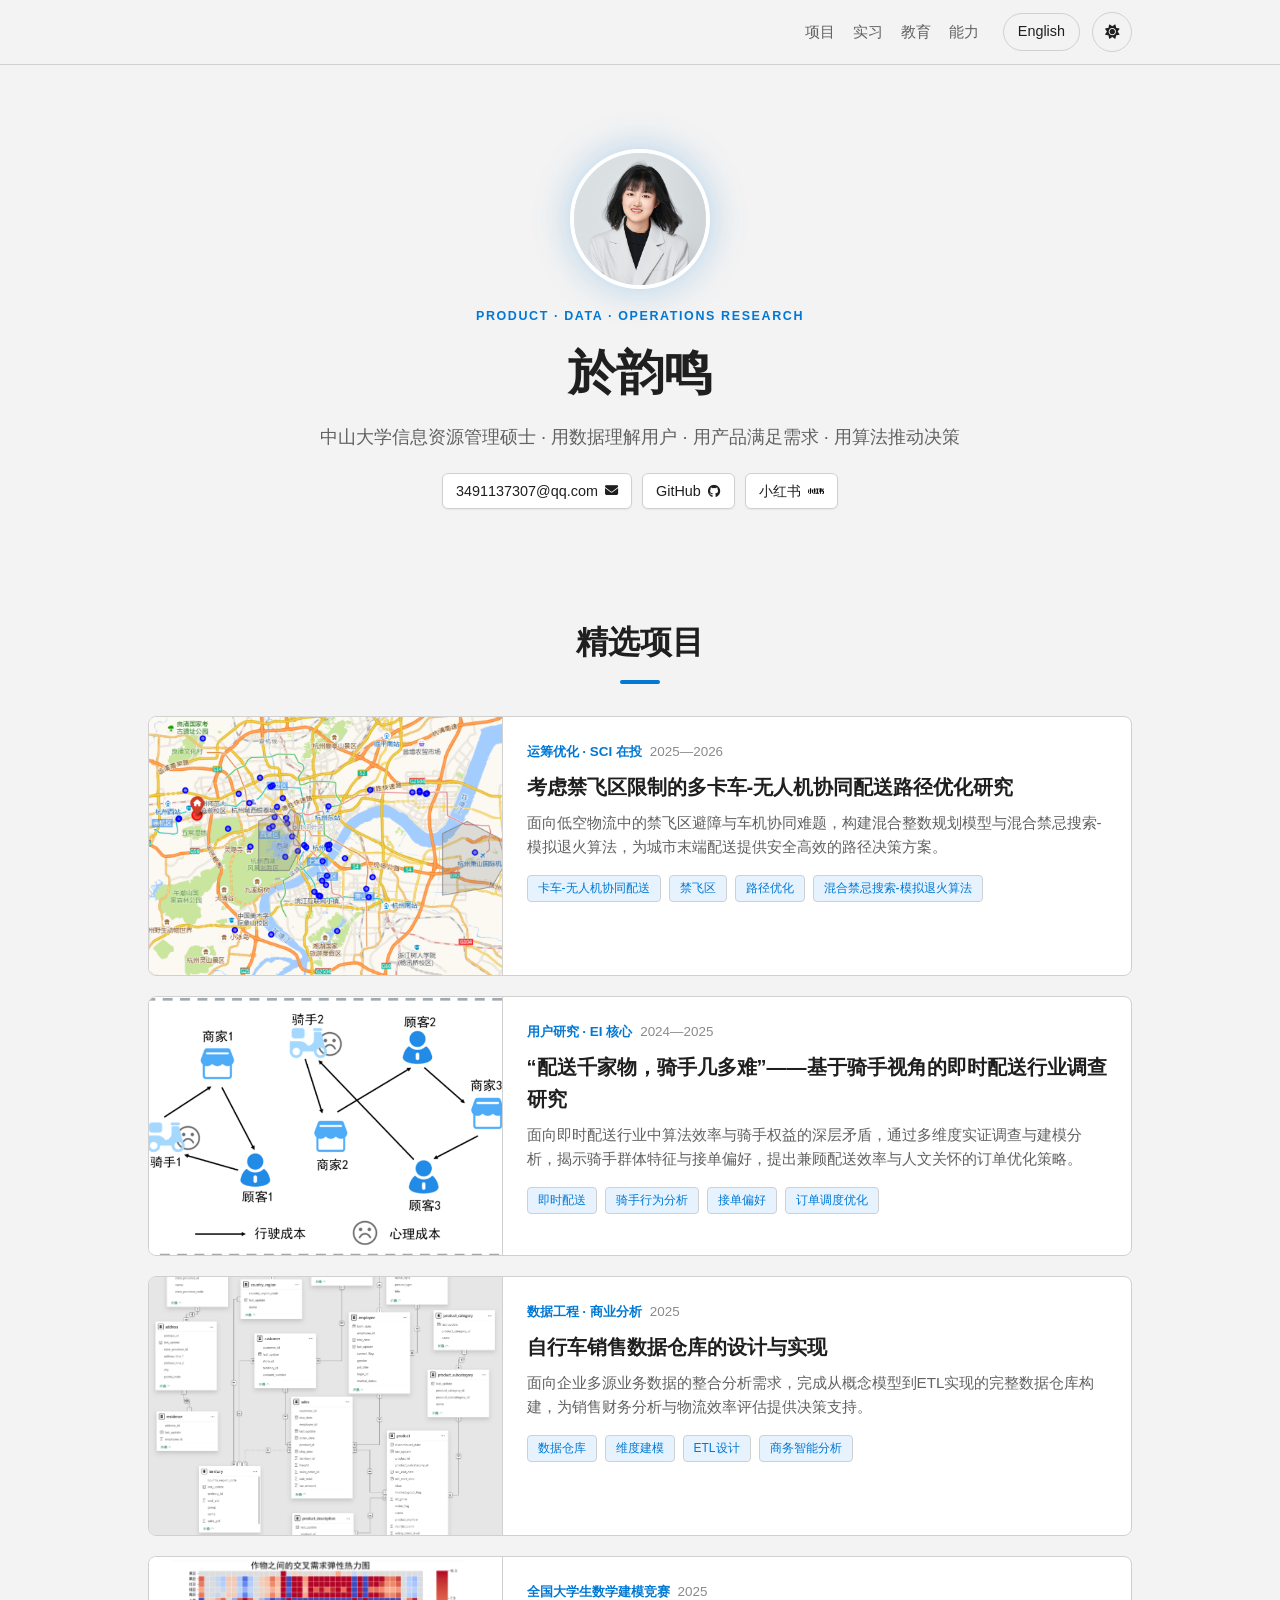
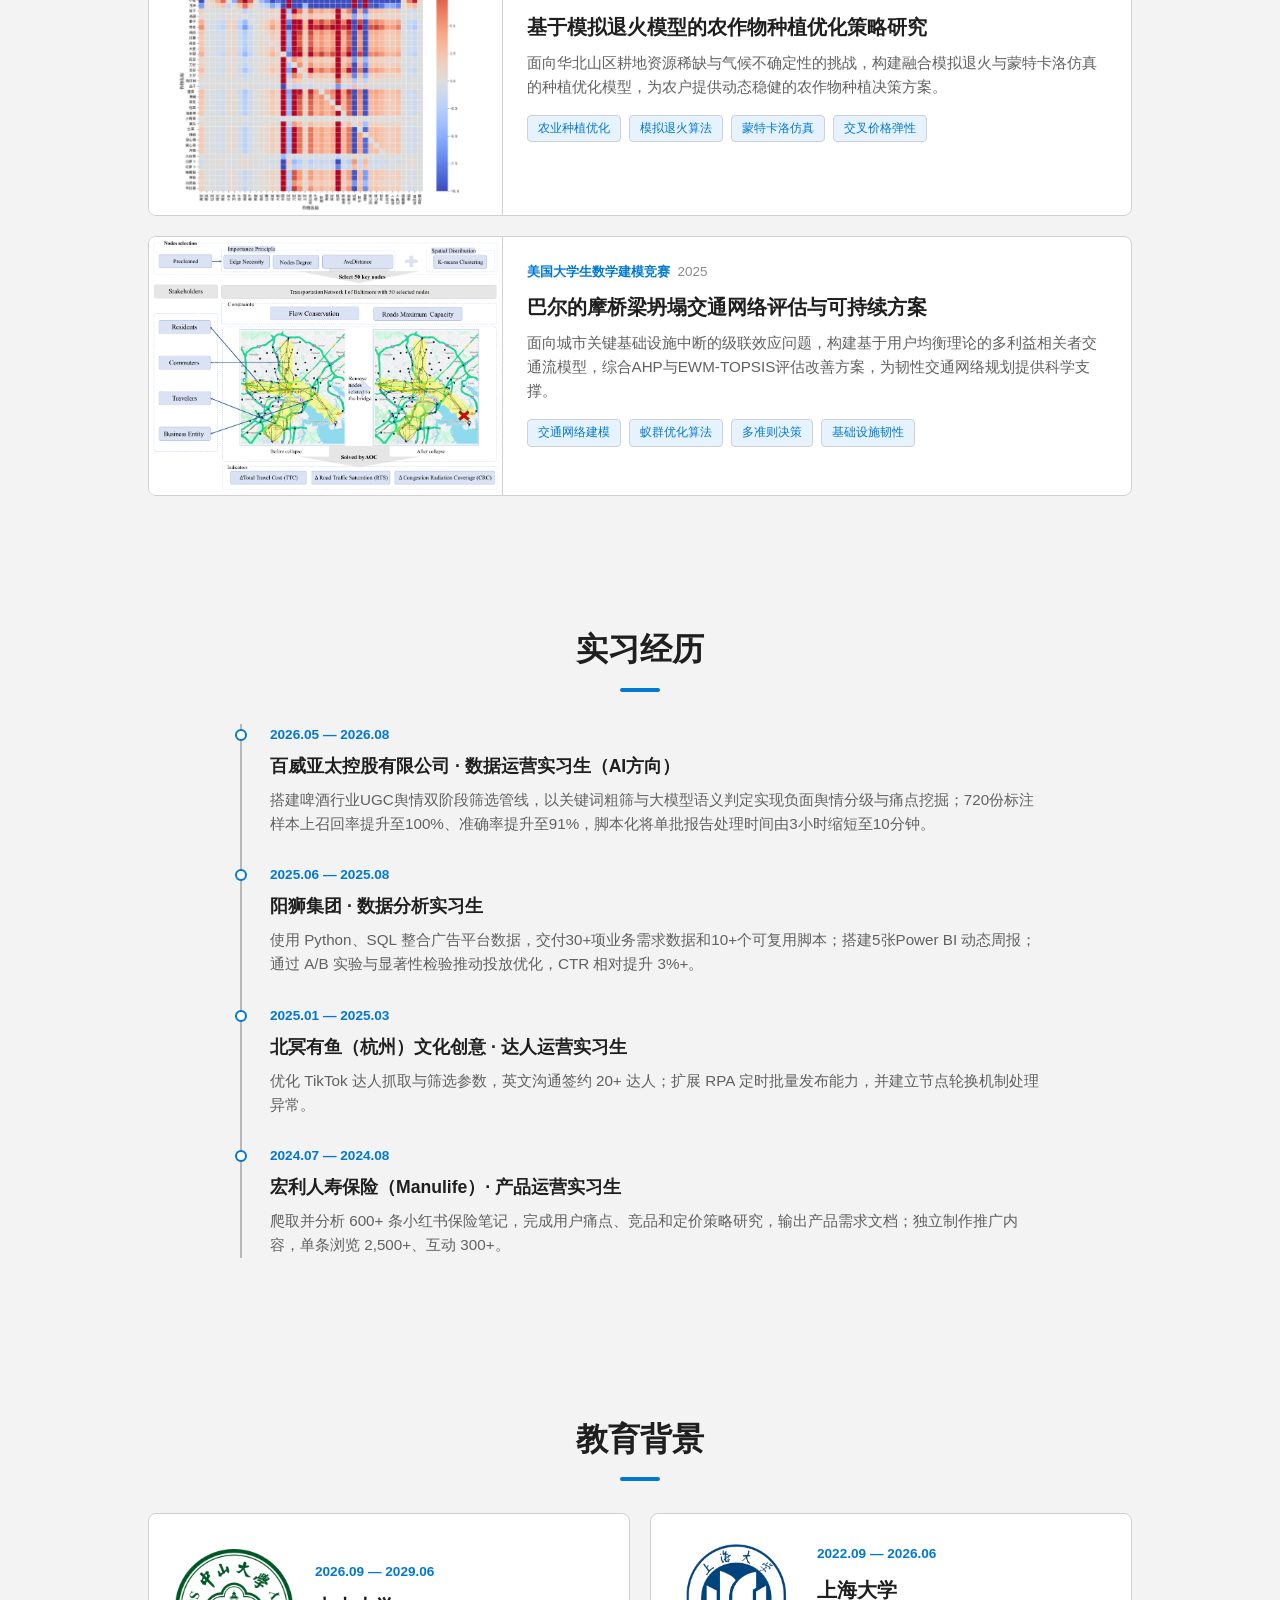
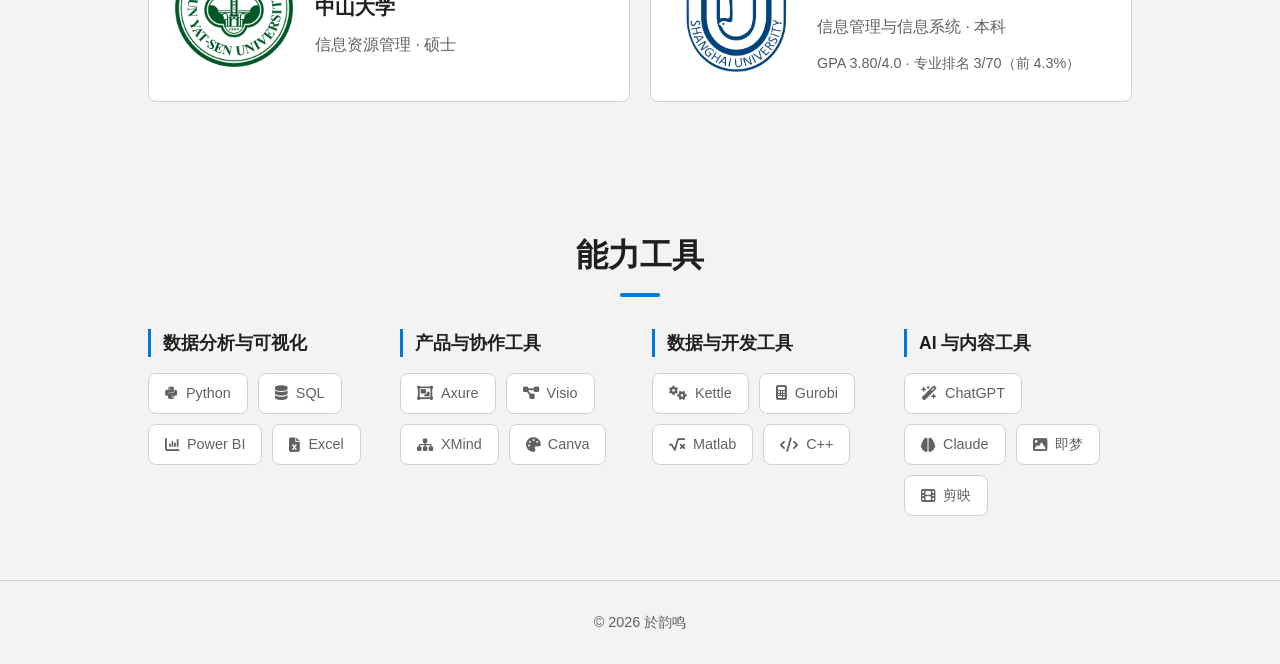
<file: index.html>
<!doctype html><html lang="zh-CN" data-theme="light"><head><meta charset="UTF-8"><meta name="viewport" content="width=device-width,initial-scale=1.0"><meta name="description" content="於韵鸣｜产品、数据分析与运筹优化作品集"><title>於韵鸣个人主页</title><script>document.documentElement.dataset.theme=localStorage.getItem('theme')||'light'</script><link rel="stylesheet" href="assets/css/style.css"><link rel="stylesheet" href="https://cdn.bootcdn.net/ajax/libs/font-awesome/6.4.0/css/all.min.css"></head><body>
<nav><div class="container nav-container nav-container--right"><div class="nav-actions"><div class="nav-links"><a href="#projects">项目</a><a href="#experience">实习</a><a href="#education">教育</a><a href="#skills">能力</a></div><div class="nav-controls"><a class="control-btn lang-toggle" href="en.html">English</a><button class="control-btn theme-toggle" aria-label="切换主题"><i class="fas fa-sun sun-icon"></i><i class="fas fa-moon moon-icon"></i></button></div></div></div></nav>
<main><section class="intro"><div class="container flex-center column"><div class="avatar-container"><img src="assets/images/yunming-profile.jpg" alt="於韵鸣" class="avatar"><div class="avatar-glow"></div></div><p class="eyebrow">PRODUCT · DATA · OPERATIONS RESEARCH</p><h1 class="gradient-text">於韵鸣</h1><p class="subtitle">中山大学信息资源管理硕士 · 用数据理解用户 · 用产品满足需求 · 用算法推动决策</p><div class="intro-contact-links"><a class="intro-contact-link" href="mailto:3491137307@qq.com"><span>3491137307@qq.com</span><i class="fas fa-envelope"></i></a><a class="intro-contact-link" href="https://github.com/gerebanhaihao" target="_blank" rel="noopener"><span>GitHub</span><i class="fab fa-github"></i></a><a class="intro-contact-link" href="https://www.xiaohongshu.com/user/profile/62faff56000000001200e2a4?xsec_token=ABQ8f1H-zQZb0vCUYH7D3bwdzLfdSpnuX1nSFsGKXybvo%3D&xsec_source=pc_search" target="_blank" rel="noopener"><span>小红书</span><img class="social-icon" src="assets/images/xiaohongshu.svg" alt=""></a></div></div></section>
<section id="projects" class="section-padding"><div class="container"><h2>精选项目</h2><div class="projects-grid" id="projects-grid"></div></div></section>
<section id="experience" class="section-padding section-muted"><div class="container"><h2>实习经历</h2><div class="timeline-container" id="timeline"></div></div></section>
<section id="education" class="section-padding"><div class="container"><h2>教育背景</h2><div class="education-grid"><a class="card education-card education-card--media education-link" href="education.html?school=sun-yat-sen"><img src="assets/images/education/sun-yat-sen-university-logo.jpeg" alt="中山大学校徽"><div><span>2026.09 — 2029.06</span><h3>中山大学</h3><p>信息资源管理 · 硕士</p></div></a><a class="card education-card education-card--media education-link" href="education.html?school=shanghai"><img src="assets/images/education/shanghai-university-logo.png" alt="上海大学校徽"><div><span>2022.09 — 2026.06</span><h3>上海大学</h3><p>信息管理与信息系统 · 本科</p><p class="muted">GPA 3.80/4.0 · 专业排名 3/70（前 4.3%）</p></div></a></div></div></section>
<section id="skills" class="section-padding section-muted"><div class="container"><h2>能力工具</h2><div class="skills-wrapper" id="skills-grid"></div></div></section></main><footer>© 2026 於韵鸣</footer><script src="assets/js/main.js?v=20260803"></script></body></html>
</file>
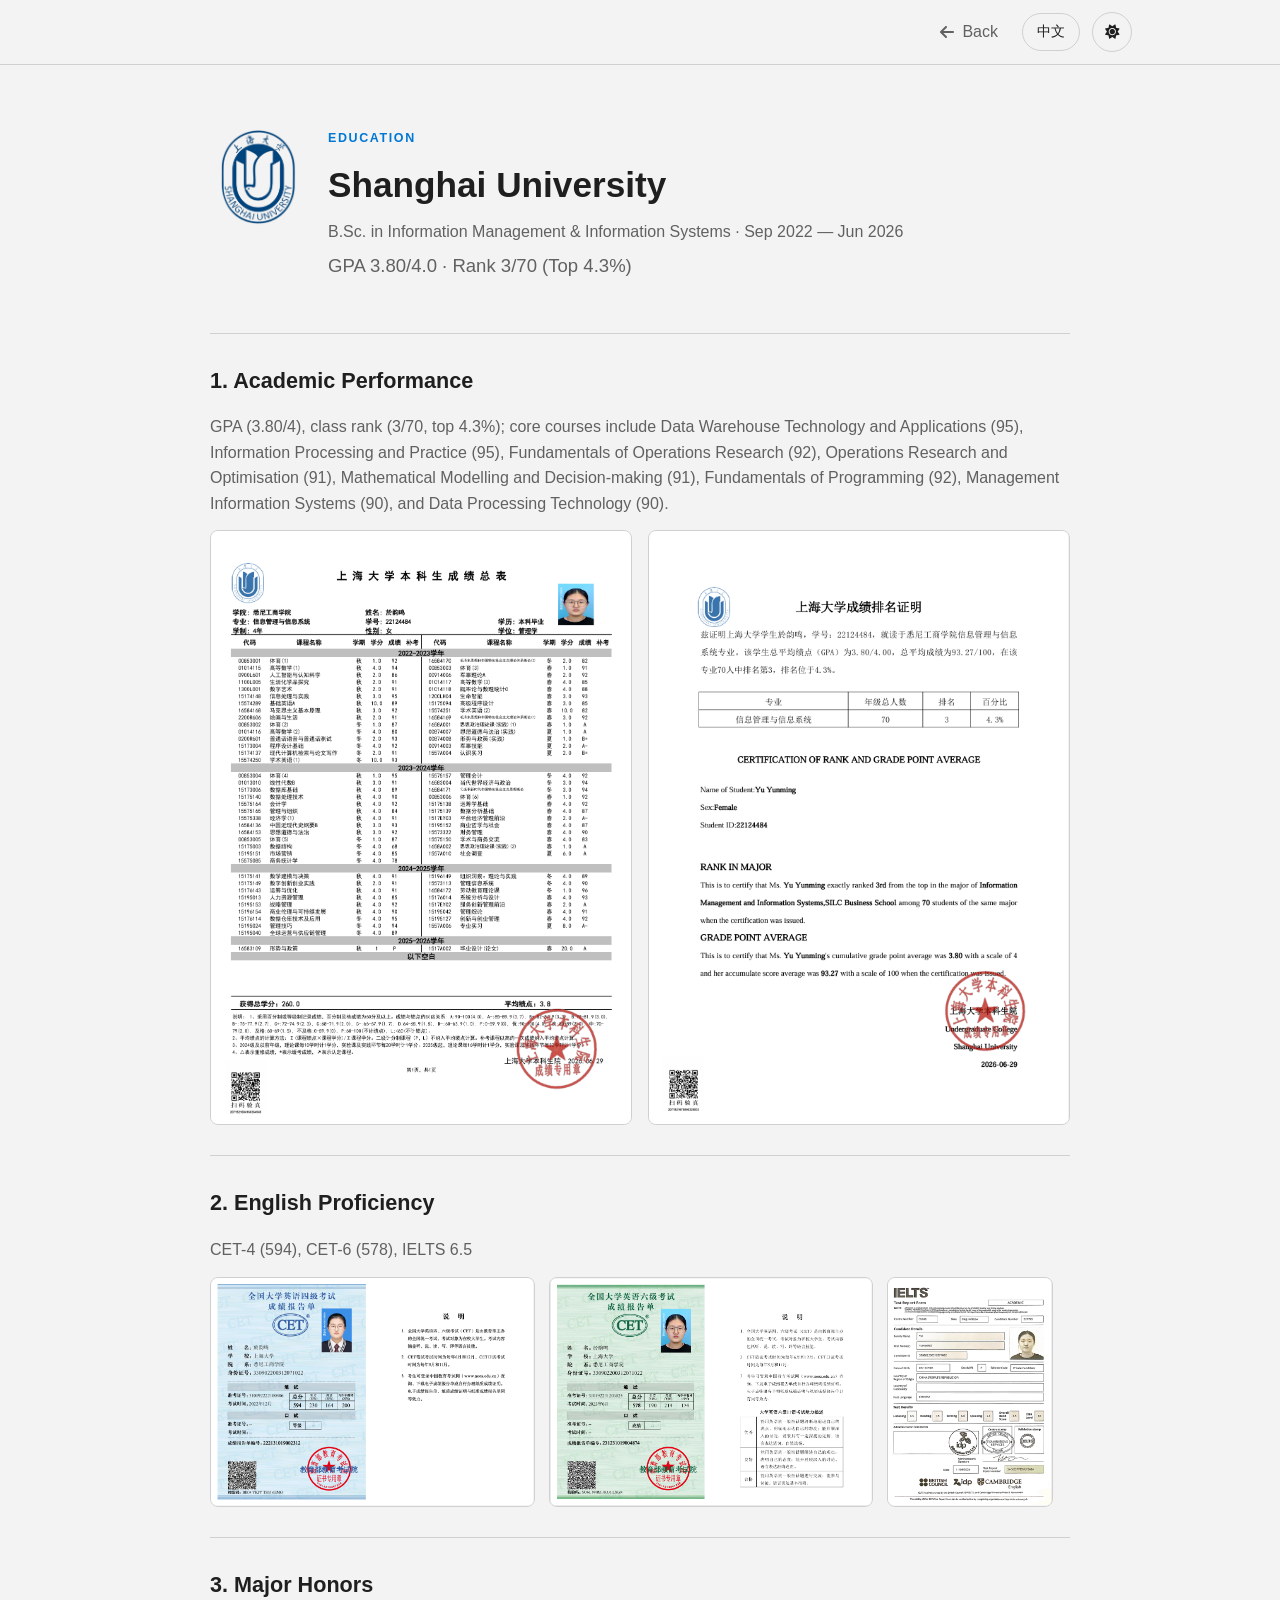
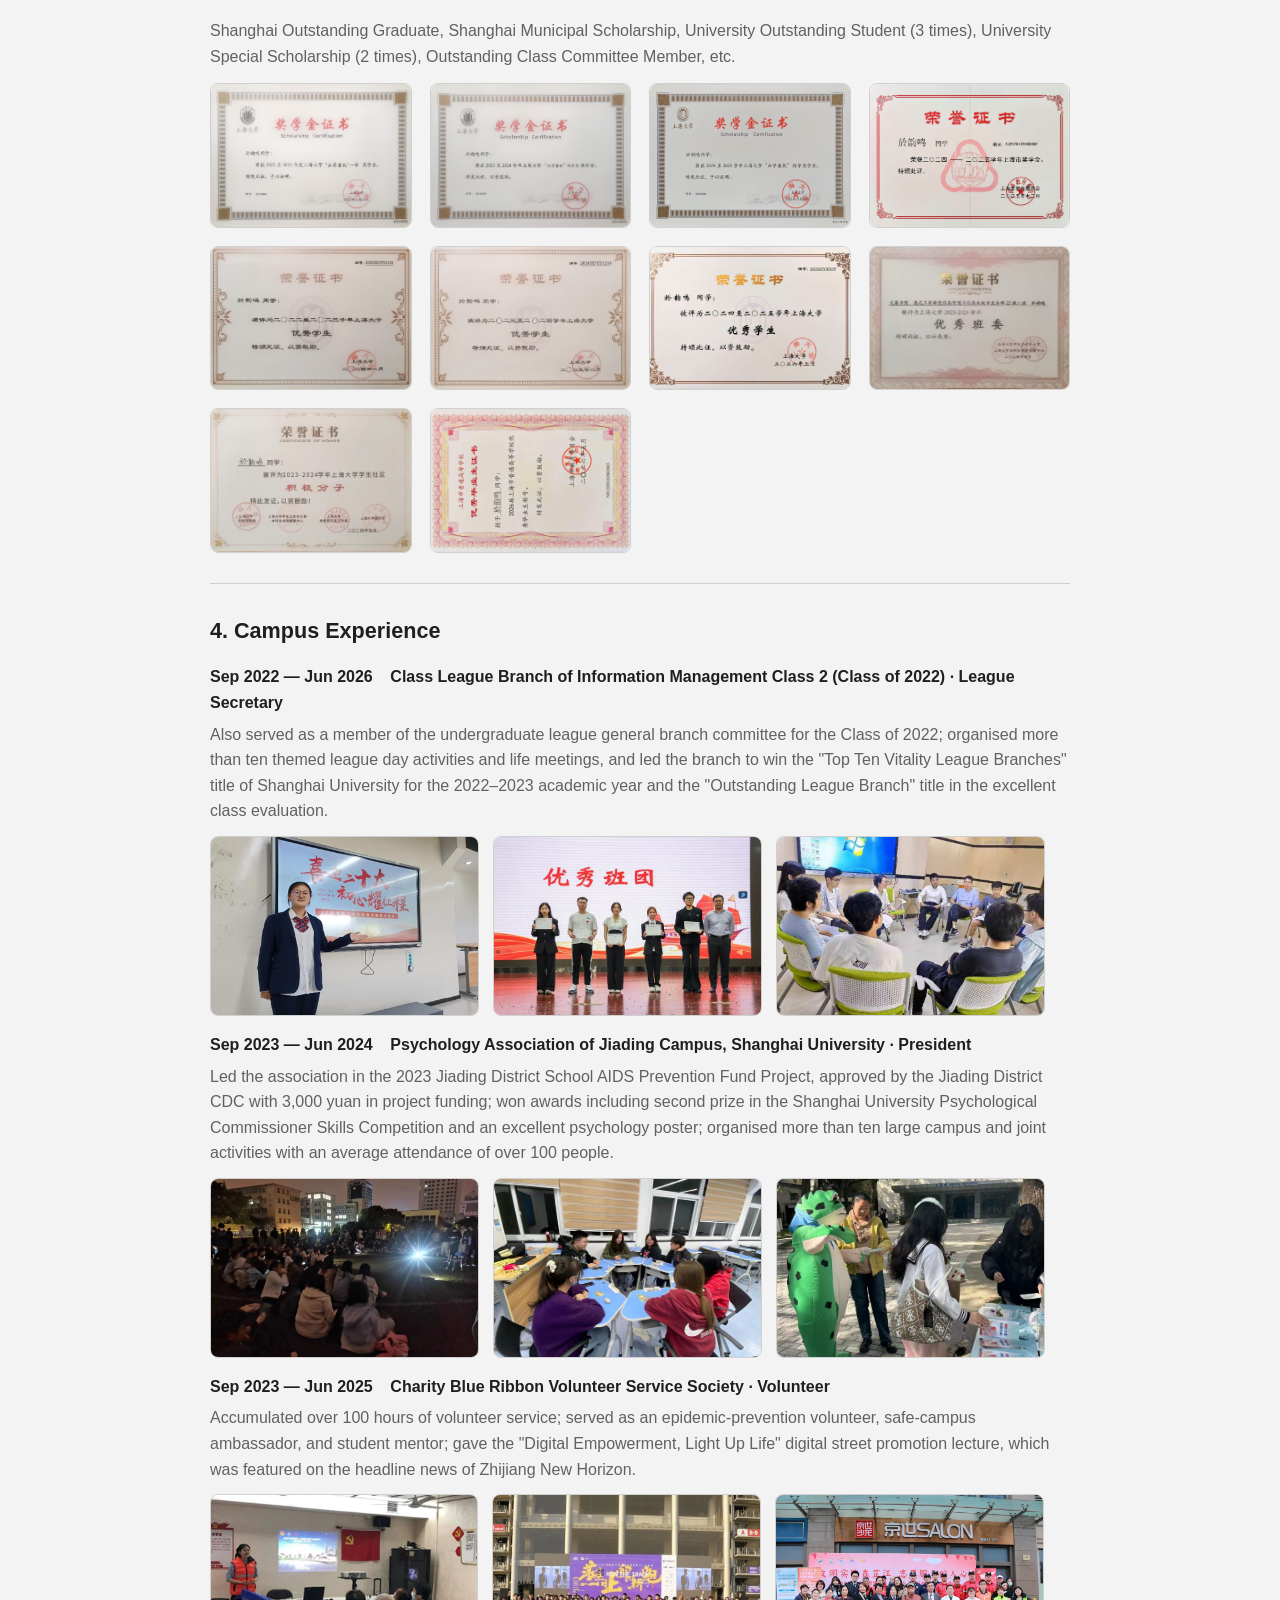
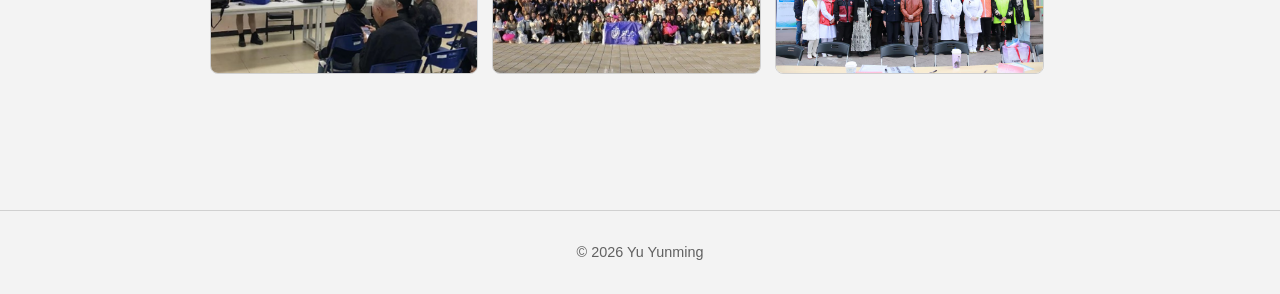
<file: education-en.html>
<!doctype html><html lang="en" data-theme="light"><head><meta charset="UTF-8"><meta name="viewport" content="width=device-width,initial-scale=1.0"><title>Education</title><script>document.documentElement.dataset.theme=localStorage.getItem('theme')||'light'</script><link rel="stylesheet" href="assets/css/style.css"><link rel="stylesheet" href="https://cdn.bootcdn.net/ajax/libs/font-awesome/6.4.0/css/all.min.css"></head><body>
<nav><div class="container nav-container nav-container--right"><div class="nav-actions"><a class="back-link nav-back" href="en.html#education"><i class="fas fa-arrow-left"></i> Back</a><div class="nav-controls"><a class="control-btn lang-toggle" id="detail-lang" href="education.html">中文</a><button class="control-btn theme-toggle"><i class="fas fa-sun sun-icon"></i><i class="fas fa-moon moon-icon"></i></button></div></div></div></nav>
<main class="detail-page"><div class="container"><article id="education-detail" class="detail-card">
<div id="edu-sysu" style="display:none">
  <div class="edu-header">
    <img src="assets/images/education/sun-yat-sen-university-logo.jpeg" alt="Sun Yat-sen University" class="edu-logo">
    <div>
      <p class="eyebrow">EDUCATION</p>
      <h1>Sun Yat-sen University</h1>
      <p class="edu-subtitle">M.Sc. in Information Resource Management · Sep 2026 — Jun 2029</p>
    </div>
  </div>
</div>
<div id="edu-shanghai">
  <div class="edu-header">
    <img src="assets/images/education/shanghai-university-logo.png" alt="Shanghai University" class="edu-logo">
    <div>
      <p class="eyebrow">EDUCATION</p>
      <h1>Shanghai University</h1>
      <p class="edu-subtitle">B.Sc. in Information Management &amp; Information Systems · Sep 2022 — Jun 2026</p>
      <p class="detail-summary">GPA 3.80/4.0 · Rank 3/70 (Top 4.3%)</p>
    </div>
  </div>
  <section class="detail-section"><h2>1. Academic Performance</h2>
    <p class="edu-note">GPA (3.80/4), class rank (3/70, top 4.3%); core courses include Data Warehouse Technology and Applications (95), Information Processing and Practice (95), Fundamentals of Operations Research (92), Operations Research and Optimisation (91), Mathematical Modelling and Decision-making (91), Fundamentals of Programming (92), Management Information Systems (90), and Data Processing Technology (90).</p>
    <div class="edu-2col">
      <img src="assets/images/education/grade-details.png" alt="Grade details">
      <img src="assets/images/education/grade-rank.png" alt="Academic ranking">
    </div>
  </section>
  <section class="detail-section"><h2>2. English Proficiency</h2>
    <p class="edu-note">CET-4 (594), CET-6 (578), IELTS 6.5</p>
    <div class="edu-cert-row">
      <img src="assets/images/education/cet-4.png" alt="CET-4 certificate">
      <img src="assets/images/education/cet-6.png" alt="CET-6 certificate">
      <img src="assets/images/education/ielts.png" alt="IELTS report">
    </div>
  </section>
  <section class="detail-section"><h2>3. Major Honors</h2>
    <p class="edu-note">Shanghai Outstanding Graduate, Shanghai Municipal Scholarship, University Outstanding Student (3 times), University Special Scholarship (2 times), Outstanding Class Committee Member, etc.</p>
    <div class="edu-media-grid edu-media-grid--awards">
      <figure class="edu-media-card"><img src="assets/images/education/scholarship-1.jpg" alt="Scholarship certificate"></figure>
      <figure class="edu-media-card"><img src="assets/images/education/scholarship-2.jpg" alt="Scholarship certificate"></figure>
      <figure class="edu-media-card"><img src="assets/images/education/scholarship-3.jpg" alt="Scholarship certificate"></figure>
      <figure class="edu-media-card"><img src="assets/images/education/scholarship-4.jpg" alt="Scholarship certificate"></figure>
      <figure class="edu-media-card"><img src="assets/images/education/outstanding-student-1.jpg" alt="Outstanding student certificate"></figure>
      <figure class="edu-media-card"><img src="assets/images/education/outstanding-student-2.jpg" alt="Outstanding student certificate"></figure>
      <figure class="edu-media-card"><img src="assets/images/education/outstanding-student-3.jpg" alt="Outstanding student certificate"></figure>
      <figure class="edu-media-card"><img src="assets/images/education/outstanding-class-committee.jpg" alt="Outstanding class committee certificate"></figure>
      <figure class="edu-media-card"><img src="assets/images/education/dormitory-activist.jpg" alt="Dormitory activist certificate"></figure>
      <figure class="edu-media-card"><img src="assets/images/education/outstanding-graduate.jpg" alt="Outstanding graduate certificate"></figure>
    </div>
  </section>
  <section class="detail-section"><h2>4. Campus Experience</h2>
    <div class="edu-exp-item">
      <h3 class="edu-exp-title"><span class="edu-exp-date">Sep 2022 — Jun 2026</span>Class League Branch of Information Management Class 2 (Class of 2022) · League Secretary</h3>
      <p>Also served as a member of the undergraduate league general branch committee for the Class of 2022; organised more than ten themed league day activities and life meetings, and led the branch to win the "Top Ten Vitality League Branches" title of Shanghai University for the 2022–2023 academic year and the "Outstanding League Branch" title in the excellent class evaluation.</p>
      <div class="edu-img-row edu-exp-img">
        <img src="assets/images/education/league-branch-secretary-1.png" alt="League branch honor">
        <img src="assets/images/education/league-branch-secretary-2.png" alt="League branch activity">
        <img src="assets/images/education/league-branch-secretary-3.jpg" alt="League branch activity">
      </div>
    </div>
    <div class="edu-exp-item">
      <h3 class="edu-exp-title"><span class="edu-exp-date">Sep 2023 — Jun 2024</span>Psychology Association of Jiading Campus, Shanghai University · President</h3>
      <p>Led the association in the 2023 Jiading District School AIDS Prevention Fund Project, approved by the Jiading District CDC with 3,000 yuan in project funding; won awards including second prize in the Shanghai University Psychological Commissioner Skills Competition and an excellent psychology poster; organised more than ten large campus and joint activities with an average attendance of over 100 people.</p>
      <div class="edu-img-row edu-exp-img">
        <img src="assets/images/education/psychological-association-president-1.jpg" alt="AIDS prevention fund project">
        <img src="assets/images/education/psychological-association-president-2.png" alt="Psychology association activity">
        <img src="assets/images/education/psychological-association-president-3.jpg" alt="Psychology association activity">
      </div>
    </div>
    <div class="edu-exp-item">
      <h3 class="edu-exp-title"><span class="edu-exp-date">Sep 2023 — Jun 2025</span>Charity Blue Ribbon Volunteer Service Society · Volunteer</h3>
      <p>Accumulated over 100 hours of volunteer service; served as an epidemic-prevention volunteer, safe-campus ambassador, and student mentor; gave the "Digital Empowerment, Light Up Life" digital street promotion lecture, which was featured on the headline news of Zhijiang New Horizon.</p>
      <div class="edu-img-row edu-exp-img">
        <img src="assets/images/education/volunteer-1.png" alt="Volunteer activity">
        <img src="assets/images/education/volunteer-2.jpg" alt="Volunteer activity">
        <img src="assets/images/education/volunteer-3.jpg" alt="Volunteer lecture">
      </div>
    </div>
  </section>
</div>
</article></div></main>
<footer>© 2026 Yu Yunming</footer>
<script>document.addEventListener('DOMContentLoaded',function(){var s=new URLSearchParams(location.search).get('school'),isSysu=s==='sun-yat-sen',sh=document.getElementById('edu-shanghai'),sy=document.getElementById('edu-sysu'),lang=document.getElementById('detail-lang');if(sh)sh.style.display=isSysu?'none':'';if(sy)sy.style.display=isSysu?'':'none';if(lang)lang.href=isSysu?'education.html?school=sun-yat-sen':'education.html';document.title=isSysu?'Education | Sun Yat-sen University':'Education | Shanghai University';});</script>
<script src="assets/js/main.js?v=20260803"></script></body></html>
</file>
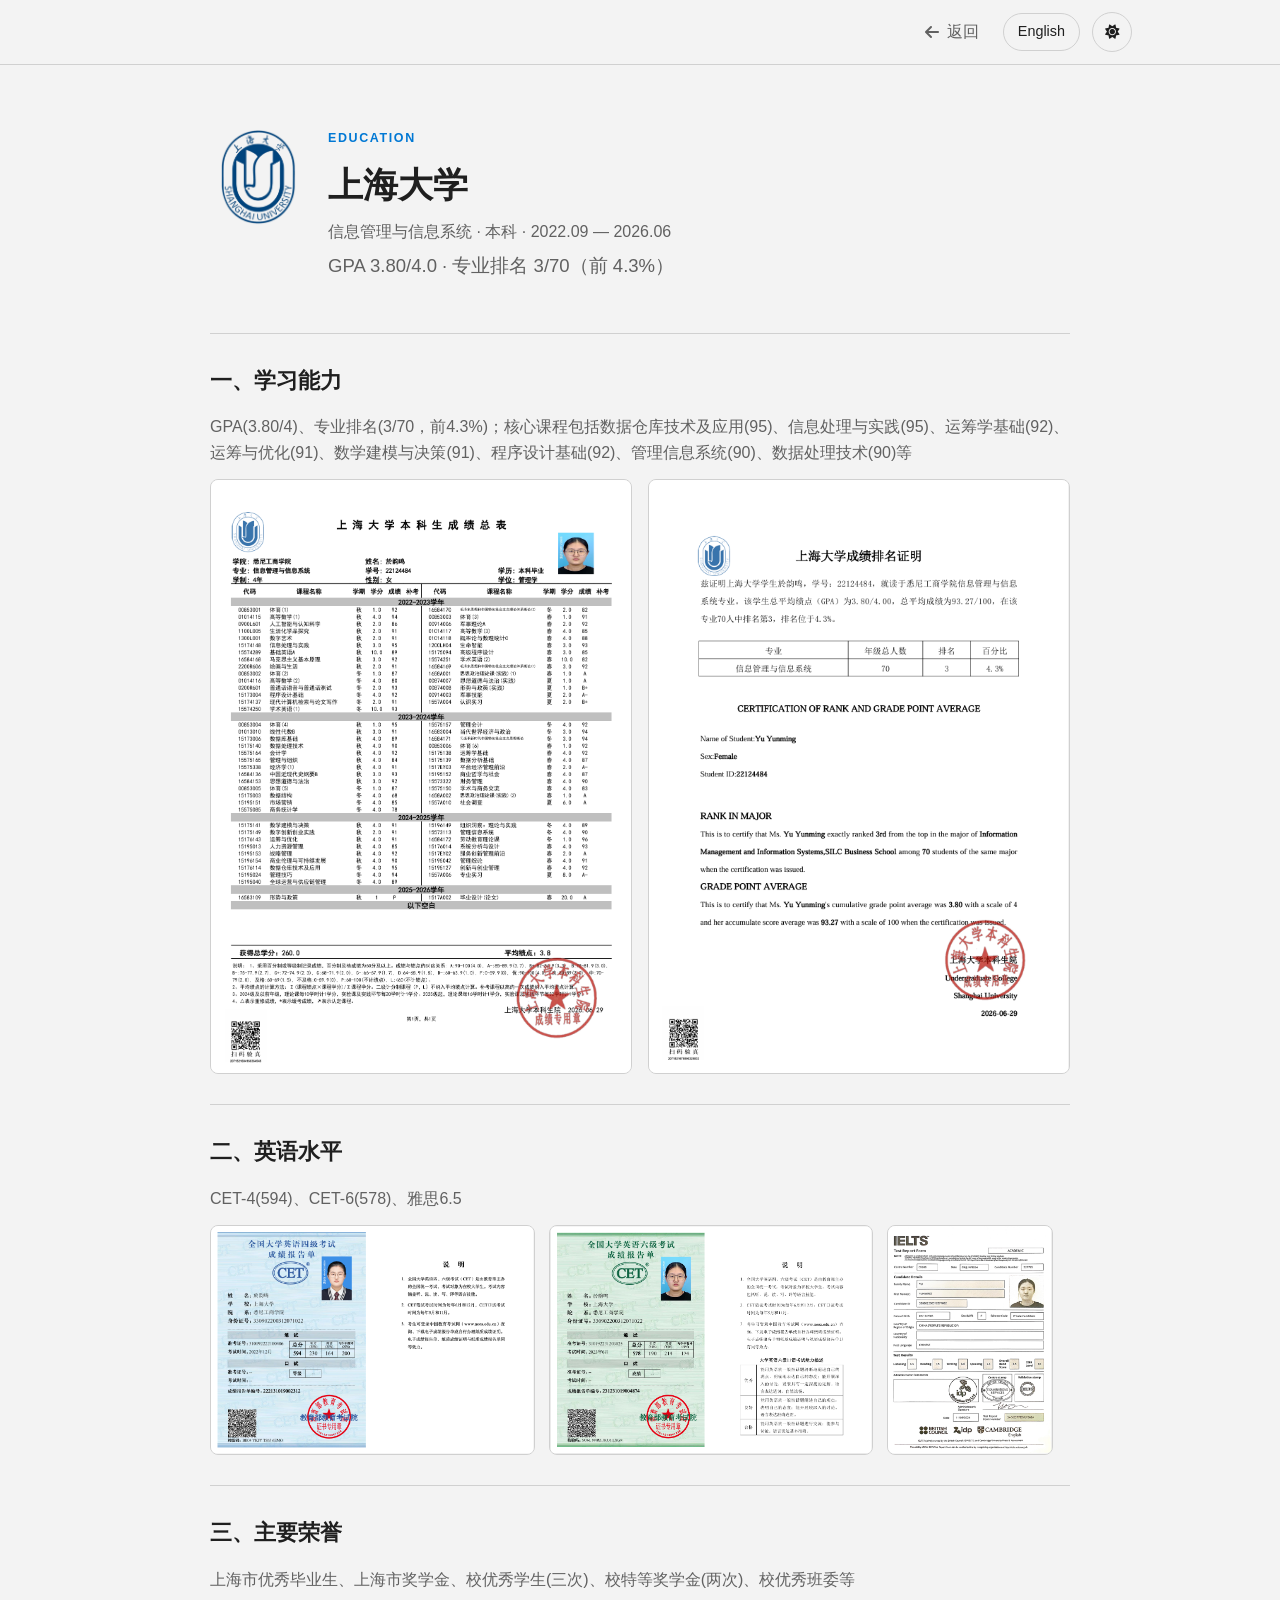
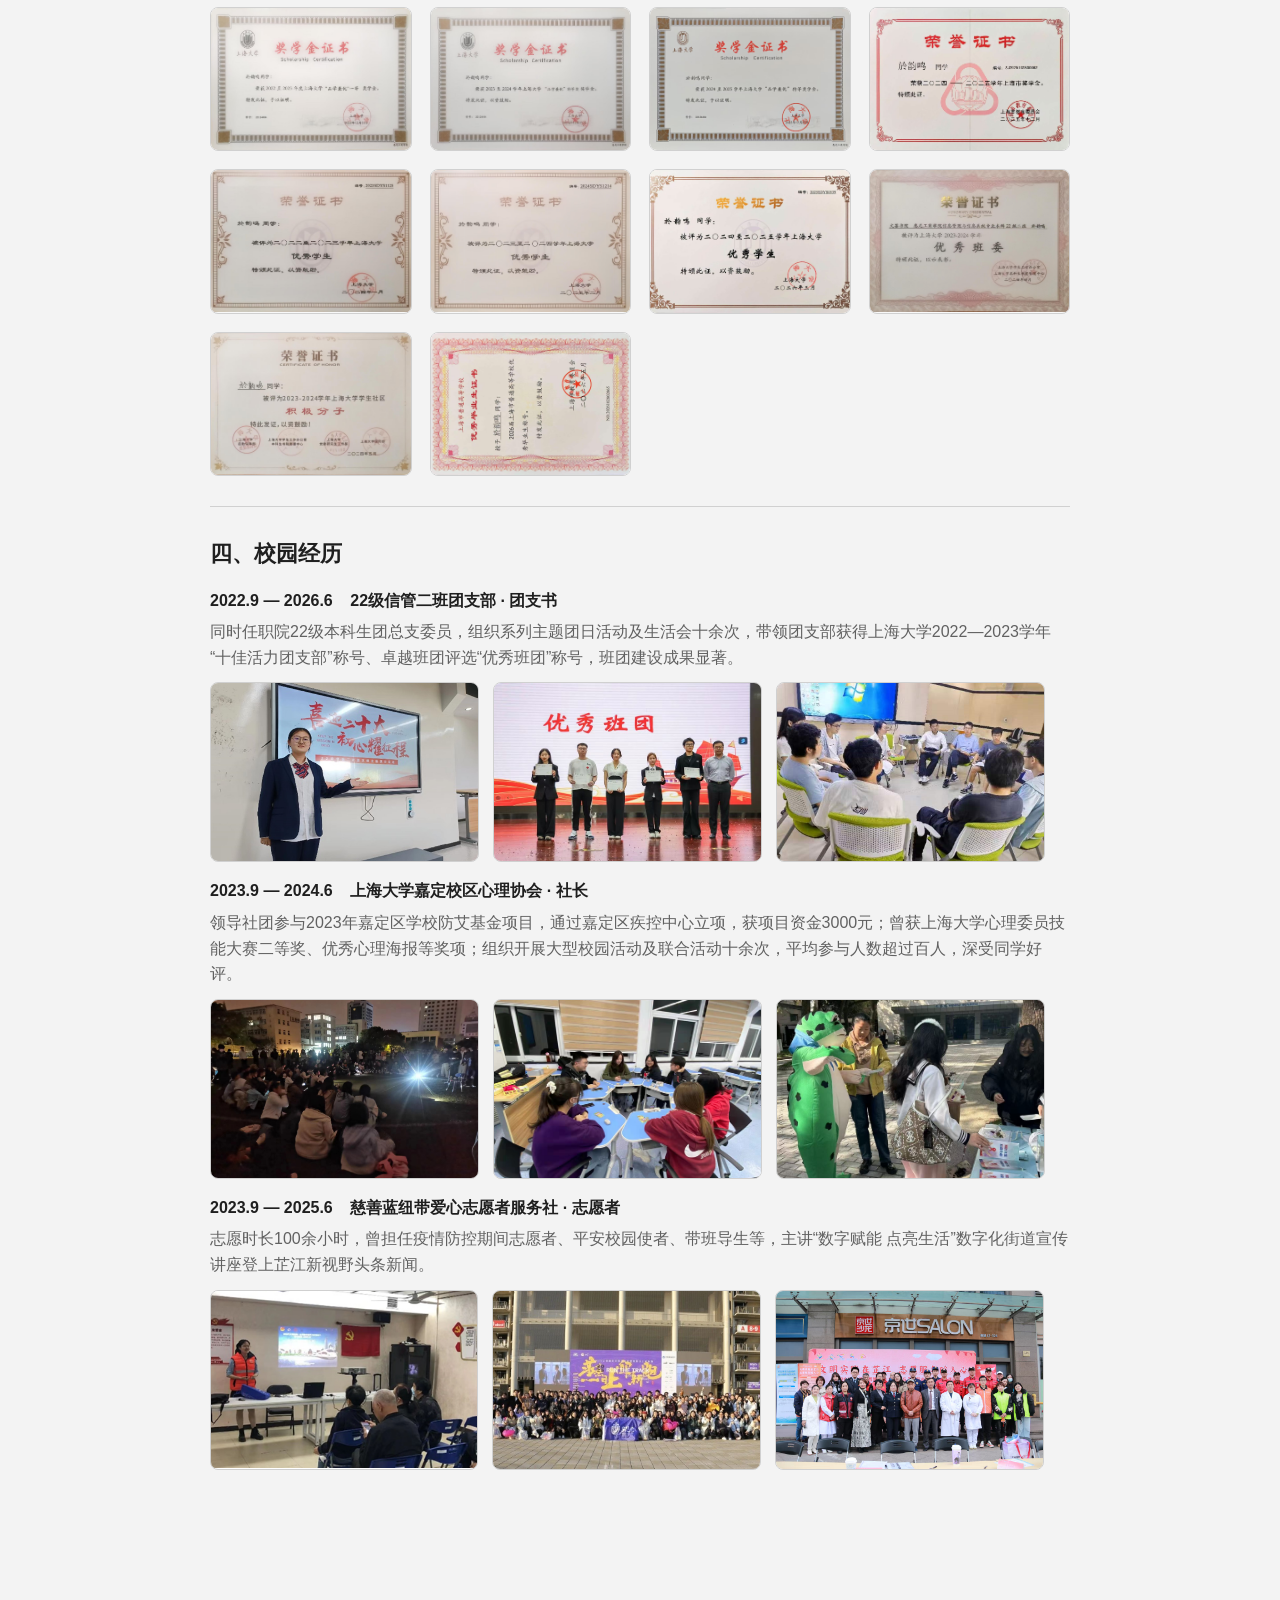
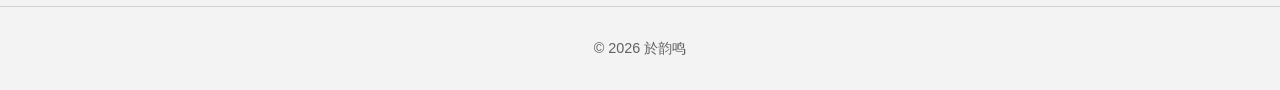
<file: education.html>
<!doctype html><html lang="zh-CN" data-theme="light"><head><meta charset="UTF-8"><meta name="viewport" content="width=device-width,initial-scale=1.0"><title>教育背景</title><script>document.documentElement.dataset.theme=localStorage.getItem('theme')||'light'</script><link rel="stylesheet" href="assets/css/style.css"><link rel="stylesheet" href="https://cdn.bootcdn.net/ajax/libs/font-awesome/6.4.0/css/all.min.css"></head><body>
<nav><div class="container nav-container nav-container--right"><div class="nav-actions"><a class="back-link nav-back" href="index.html#education"><i class="fas fa-arrow-left"></i> 返回</a><div class="nav-controls"><a class="control-btn lang-toggle" id="detail-lang" href="education-en.html">English</a><button class="control-btn theme-toggle"><i class="fas fa-sun sun-icon"></i><i class="fas fa-moon moon-icon"></i></button></div></div></div></nav>
<main class="detail-page"><div class="container"><article id="education-detail" class="detail-card">
<div id="edu-sysu" style="display:none">
  <div class="edu-header">
    <img src="assets/images/education/sun-yat-sen-university-logo.jpeg" alt="中山大学校徽" class="edu-logo">
    <div>
      <p class="eyebrow">EDUCATION</p>
      <h1>中山大学</h1>
      <p class="edu-subtitle">信息资源管理 · 硕士 · 2026.09 — 2029.06</p>
    </div>
  </div>
</div>
<div id="edu-shanghai">
  <div class="edu-header">
    <img src="assets/images/education/shanghai-university-logo.png" alt="上海大学校徽" class="edu-logo">
    <div>
      <p class="eyebrow">EDUCATION</p>
      <h1>上海大学</h1>
      <p class="edu-subtitle">信息管理与信息系统 · 本科 · 2022.09 — 2026.06</p>
      <p class="detail-summary">GPA 3.80/4.0 · 专业排名 3/70（前 4.3%）</p>
    </div>
  </div>
  <section class="detail-section"><h2>一、学习能力</h2>
    <p class="edu-note">GPA(3.80/4)、专业排名(3/70，前4.3%)；核心课程包括数据仓库技术及应用(95)、信息处理与实践(95)、运筹学基础(92)、运筹与优化(91)、数学建模与决策(91)、程序设计基础(92)、管理信息系统(90)、数据处理技术(90)等</p>
    <div class="edu-2col">
      <img src="assets/images/education/grade-details.png" alt="成绩明细">
      <img src="assets/images/education/grade-rank.png" alt="成绩排名证明">
    </div>
  </section>
  <section class="detail-section"><h2>二、英语水平</h2>
    <p class="edu-note">CET-4(594)、CET-6(578)、雅思6.5</p>
    <div class="edu-cert-row">
      <img src="assets/images/education/cet-4.png" alt="CET-4 证书">
      <img src="assets/images/education/cet-6.png" alt="CET-6 证书">
      <img src="assets/images/education/ielts.png" alt="IELTS 成绩单">
    </div>
  </section>
  <section class="detail-section"><h2>三、主要荣誉</h2>
    <p class="edu-note">上海市优秀毕业生、上海市奖学金、校优秀学生(三次)、校特等奖学金(两次)、校优秀班委等</p>
    <div class="edu-media-grid edu-media-grid--awards">
      <figure class="edu-media-card"><img src="assets/images/education/scholarship-1.jpg" alt="奖学金证书"></figure>
      <figure class="edu-media-card"><img src="assets/images/education/scholarship-2.jpg" alt="奖学金证书"></figure>
      <figure class="edu-media-card"><img src="assets/images/education/scholarship-3.jpg" alt="奖学金证书"></figure>
      <figure class="edu-media-card"><img src="assets/images/education/scholarship-4.jpg" alt="奖学金证书"></figure>
      <figure class="edu-media-card"><img src="assets/images/education/outstanding-student-1.jpg" alt="优秀学生证书"></figure>
      <figure class="edu-media-card"><img src="assets/images/education/outstanding-student-2.jpg" alt="优秀学生证书"></figure>
      <figure class="edu-media-card"><img src="assets/images/education/outstanding-student-3.jpg" alt="优秀学生证书"></figure>
      <figure class="edu-media-card"><img src="assets/images/education/outstanding-class-committee.jpg" alt="优秀班委证书"></figure>
      <figure class="edu-media-card"><img src="assets/images/education/dormitory-activist.jpg" alt="寝室积极分子证书"></figure>
      <figure class="edu-media-card"><img src="assets/images/education/outstanding-graduate.jpg" alt="优秀毕业生证书"></figure>
    </div>
  </section>
  <section class="detail-section"><h2>四、校园经历</h2>
    <div class="edu-exp-item">
      <h3 class="edu-exp-title"><span class="edu-exp-date">2022.9 — 2026.6</span>22级信管二班团支部 · 团支书</h3>
      <p>同时任职院22级本科生团总支委员，组织系列主题团日活动及生活会十余次，带领团支部获得上海大学2022—2023学年“十佳活力团支部”称号、卓越班团评选“优秀班团”称号，班团建设成果显著。</p>
      <div class="edu-img-row edu-exp-img">
        <img src="assets/images/education/league-branch-secretary-1.png" alt="团支部荣誉">
        <img src="assets/images/education/league-branch-secretary-2.png" alt="团支部活动">
        <img src="assets/images/education/league-branch-secretary-3.jpg" alt="团支部活动">
      </div>
    </div>
    <div class="edu-exp-item">
      <h3 class="edu-exp-title"><span class="edu-exp-date">2023.9 — 2024.6</span>上海大学嘉定校区心理协会 · 社长</h3>
      <p>领导社团参与2023年嘉定区学校防艾基金项目，通过嘉定区疾控中心立项，获项目资金3000元；曾获上海大学心理委员技能大赛二等奖、优秀心理海报等奖项；组织开展大型校园活动及联合活动十余次，平均参与人数超过百人，深受同学好评。</p>
      <div class="edu-img-row edu-exp-img">
        <img src="assets/images/education/psychological-association-president-1.jpg" alt="防艾基金项目立项">
        <img src="assets/images/education/psychological-association-president-2.png" alt="心理协会活动">
        <img src="assets/images/education/psychological-association-president-3.jpg" alt="心理协会活动">
      </div>
    </div>
    <div class="edu-exp-item">
      <h3 class="edu-exp-title"><span class="edu-exp-date">2023.9 — 2025.6</span>慈善蓝纽带爱心志愿者服务社 · 志愿者</h3>
      <p>志愿时长100余小时，曾担任疫情防控期间志愿者、平安校园使者、带班导生等，主讲“数字赋能 点亮生活”数字化街道宣传讲座登上芷江新视野头条新闻。</p>
      <div class="edu-img-row edu-exp-img">
        <img src="assets/images/education/volunteer-1.png" alt="志愿活动">
        <img src="assets/images/education/volunteer-2.jpg" alt="志愿活动">
        <img src="assets/images/education/volunteer-3.jpg" alt="志愿讲座">
      </div>
    </div>
  </section>
</div>
</article></div></main>
<footer>© 2026 於韵鸣</footer>
<script>document.addEventListener('DOMContentLoaded',function(){var s=new URLSearchParams(location.search).get('school'),isSysu=s==='sun-yat-sen',sh=document.getElementById('edu-shanghai'),sy=document.getElementById('edu-sysu'),lang=document.getElementById('detail-lang');if(sh)sh.style.display=isSysu?'none':'';if(sy)sy.style.display=isSysu?'':'none';if(lang)lang.href=isSysu?'education-en.html?school=sun-yat-sen':'education-en.html';document.title=isSysu?'教育背景 | 中山大学':'教育背景 | 上海大学';});</script>
<script src="assets/js/main.js?v=20260803"></script></body></html>
</file>
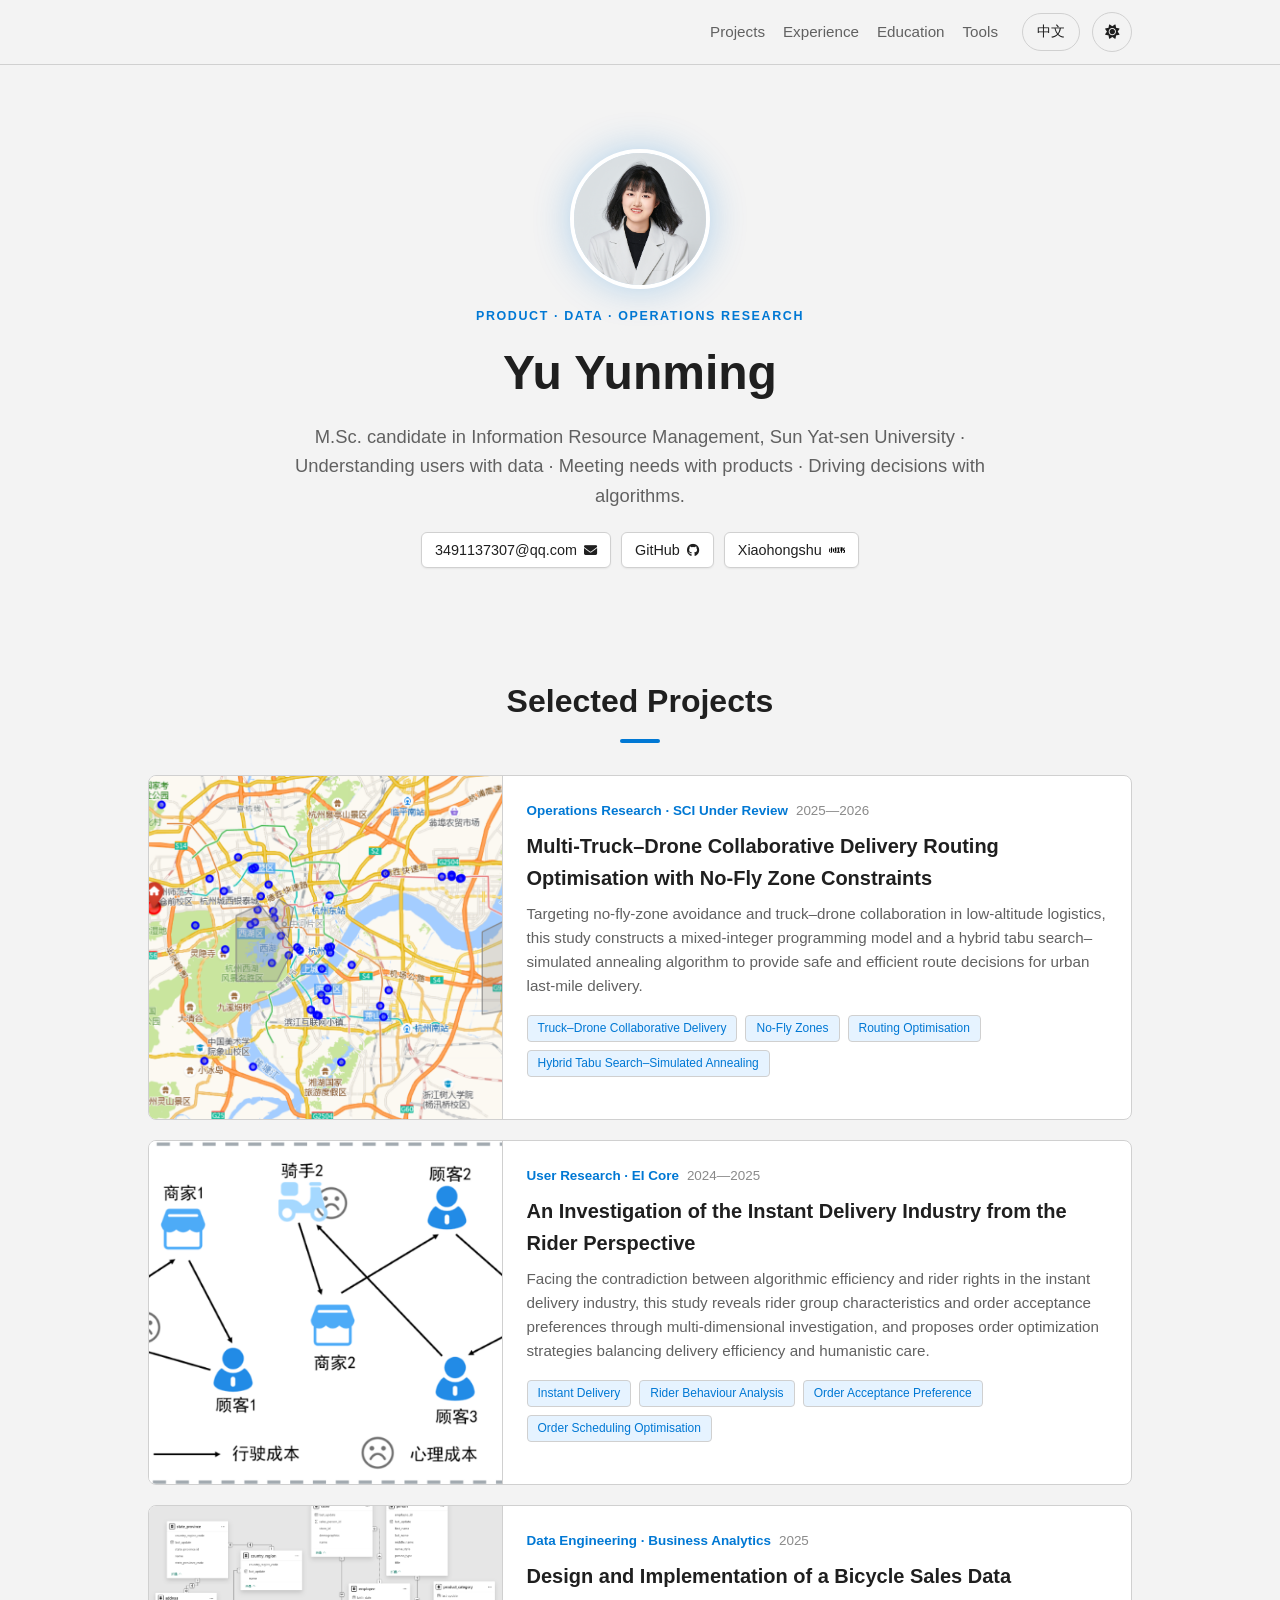
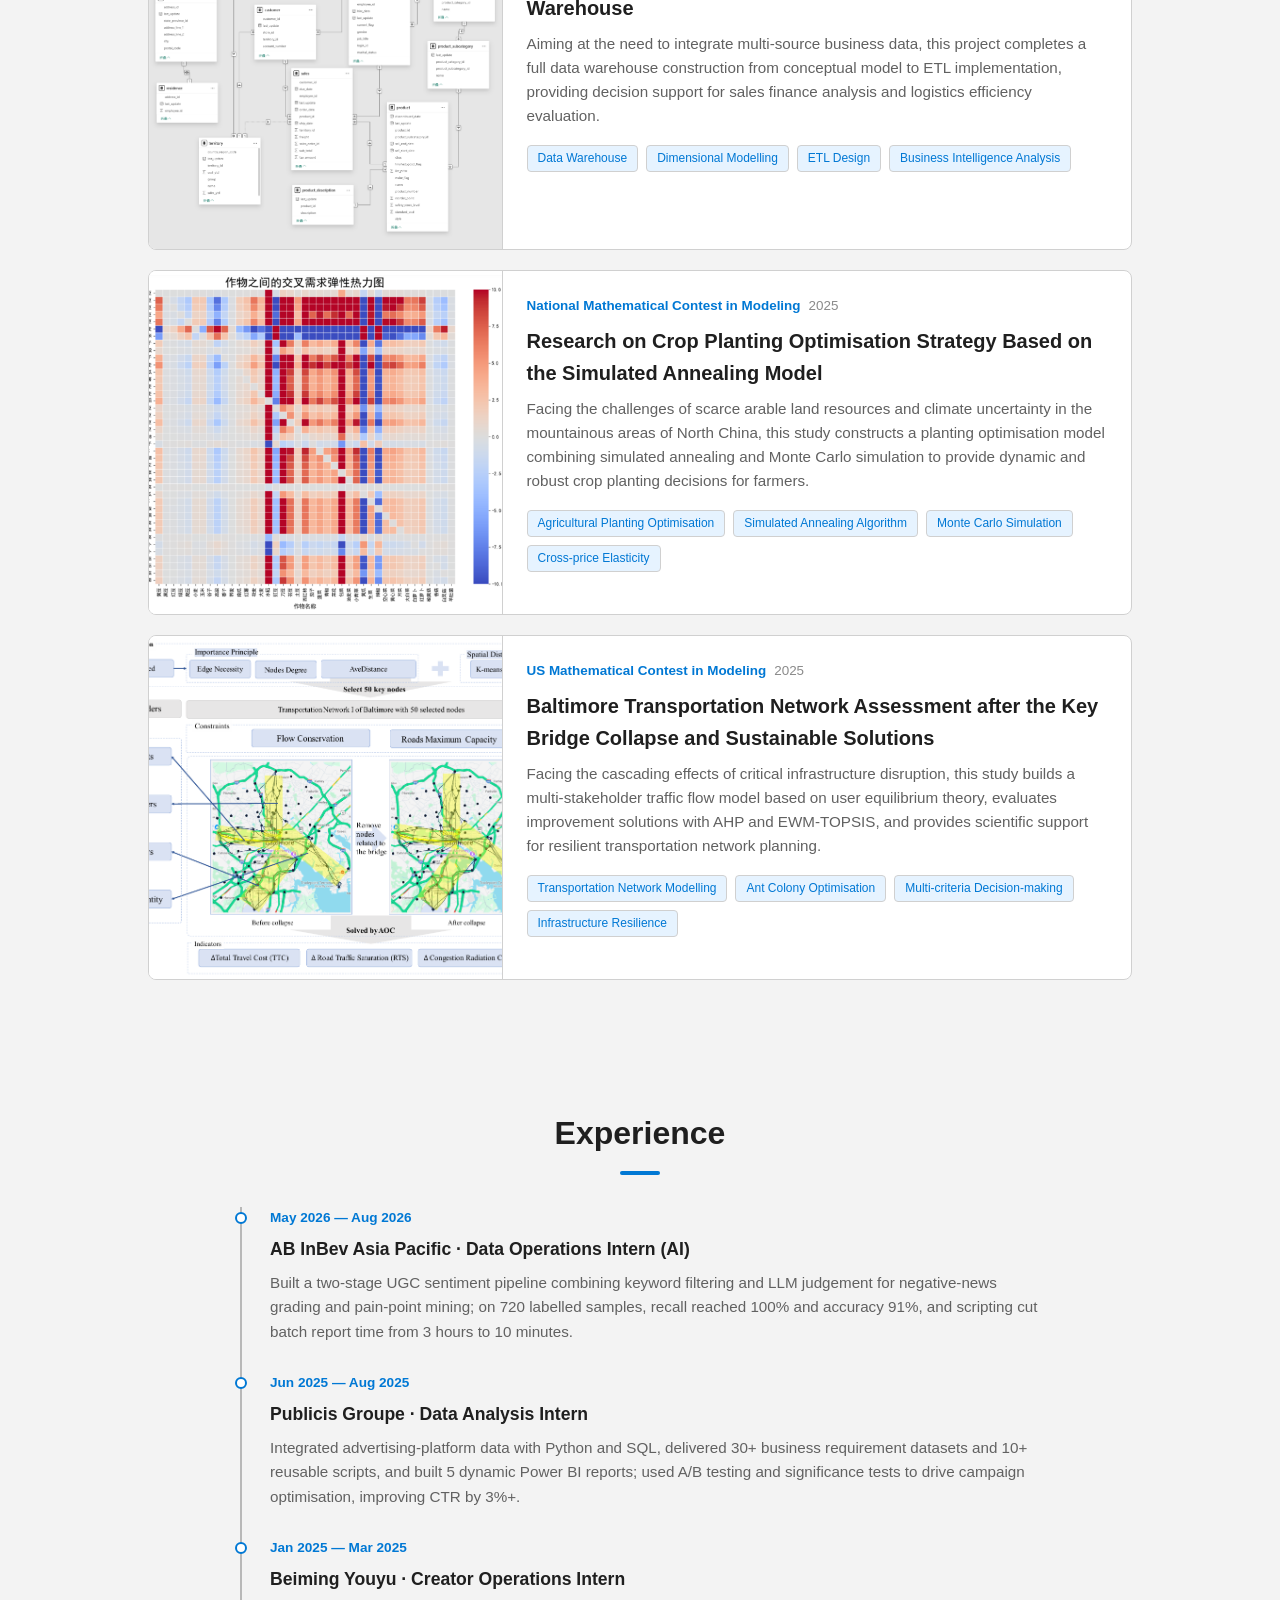
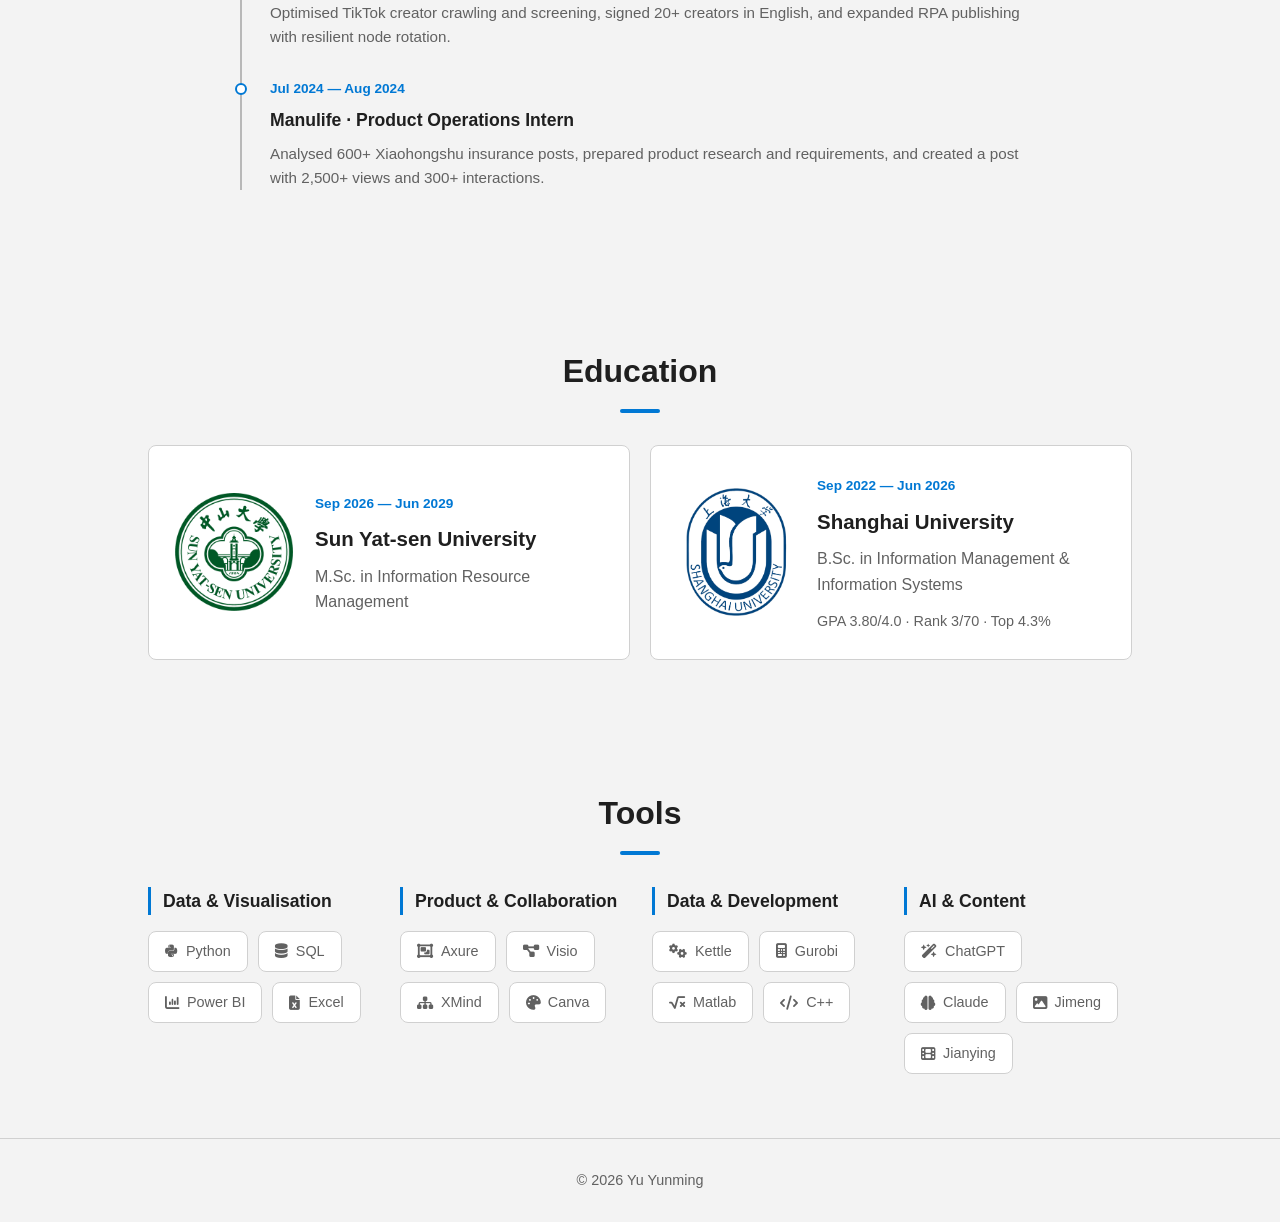
<file: en.html>
<!doctype html><html lang="en" data-theme="light"><head><meta charset="UTF-8"><meta name="viewport" content="width=device-width,initial-scale=1.0"><meta name="description" content="Yu Yunming | Product, data and operations research portfolio"><title>Yu Yunming | Portfolio</title><script>document.documentElement.dataset.theme=localStorage.getItem('theme')||'light'</script><link rel="stylesheet" href="assets/css/style.css"><link rel="stylesheet" href="https://cdn.bootcdn.net/ajax/libs/font-awesome/6.4.0/css/all.min.css"></head><body>
<nav><div class="container nav-container nav-container--right"><div class="nav-actions"><div class="nav-links"><a href="#projects">Projects</a><a href="#experience">Experience</a><a href="#education">Education</a><a href="#skills">Tools</a></div><div class="nav-controls"><a class="control-btn lang-toggle" href="index.html">中文</a><button class="control-btn theme-toggle" aria-label="Toggle theme"><i class="fas fa-sun sun-icon"></i><i class="fas fa-moon moon-icon"></i></button></div></div></div></nav>
<main><section class="intro"><div class="container flex-center column"><div class="avatar-container"><img src="assets/images/yunming-profile.jpg" alt="Yu Yunming" class="avatar"><div class="avatar-glow"></div></div><p class="eyebrow">PRODUCT · DATA · OPERATIONS RESEARCH</p><h1 class="gradient-text">Yu Yunming</h1><p class="subtitle">M.Sc. candidate in Information Resource Management, Sun Yat-sen University · Understanding users with data · Meeting needs with products · Driving decisions with algorithms.</p><div class="intro-contact-links"><a class="intro-contact-link" href="mailto:3491137307@qq.com"><span>3491137307@qq.com</span><i class="fas fa-envelope"></i></a><a class="intro-contact-link" href="https://github.com/gerebanhaihao" target="_blank" rel="noopener"><span>GitHub</span><i class="fab fa-github"></i></a><a class="intro-contact-link" href="https://www.xiaohongshu.com/user/profile/62faff56000000001200e2a4?xsec_token=ABQ8f1H-zQZb0vCUYH7D3bwdzLfdSpnuX1nSFsGKXybvo%3D&xsec_source=pc_search" target="_blank" rel="noopener"><span>Xiaohongshu</span><img class="social-icon" src="assets/images/xiaohongshu.svg" alt=""></a></div></div></section>
<section id="projects" class="section-padding"><div class="container"><h2>Selected Projects</h2><div class="projects-grid" id="projects-grid"></div></div></section><section id="experience" class="section-padding section-muted"><div class="container"><h2>Experience</h2><div class="timeline-container" id="timeline"></div></div></section><section id="education" class="section-padding"><div class="container"><h2>Education</h2><div class="education-grid"><a class="card education-card education-card--media education-link" href="education-en.html?school=sun-yat-sen"><img src="assets/images/education/sun-yat-sen-university-logo.jpeg" alt="Sun Yat-sen University"><div><span>Sep 2026 — Jun 2029</span><h3>Sun Yat-sen University</h3><p>M.Sc. in Information Resource Management</p></div></a><a class="card education-card education-card--media education-link" href="education-en.html?school=shanghai"><img src="assets/images/education/shanghai-university-logo.png" alt="Shanghai University"><div><span>Sep 2022 — Jun 2026</span><h3>Shanghai University</h3><p>B.Sc. in Information Management & Information Systems</p><p class="muted">GPA 3.80/4.0 · Rank 3/70 · Top 4.3%</p></div></a></div></div></section><section id="skills" class="section-padding section-muted"><div class="container"><h2>Tools</h2><div class="skills-wrapper" id="skills-grid"></div></div></section></main><footer>© 2026 Yu Yunming</footer><script src="assets/js/main.js?v=20260803"></script></body></html>
</file>
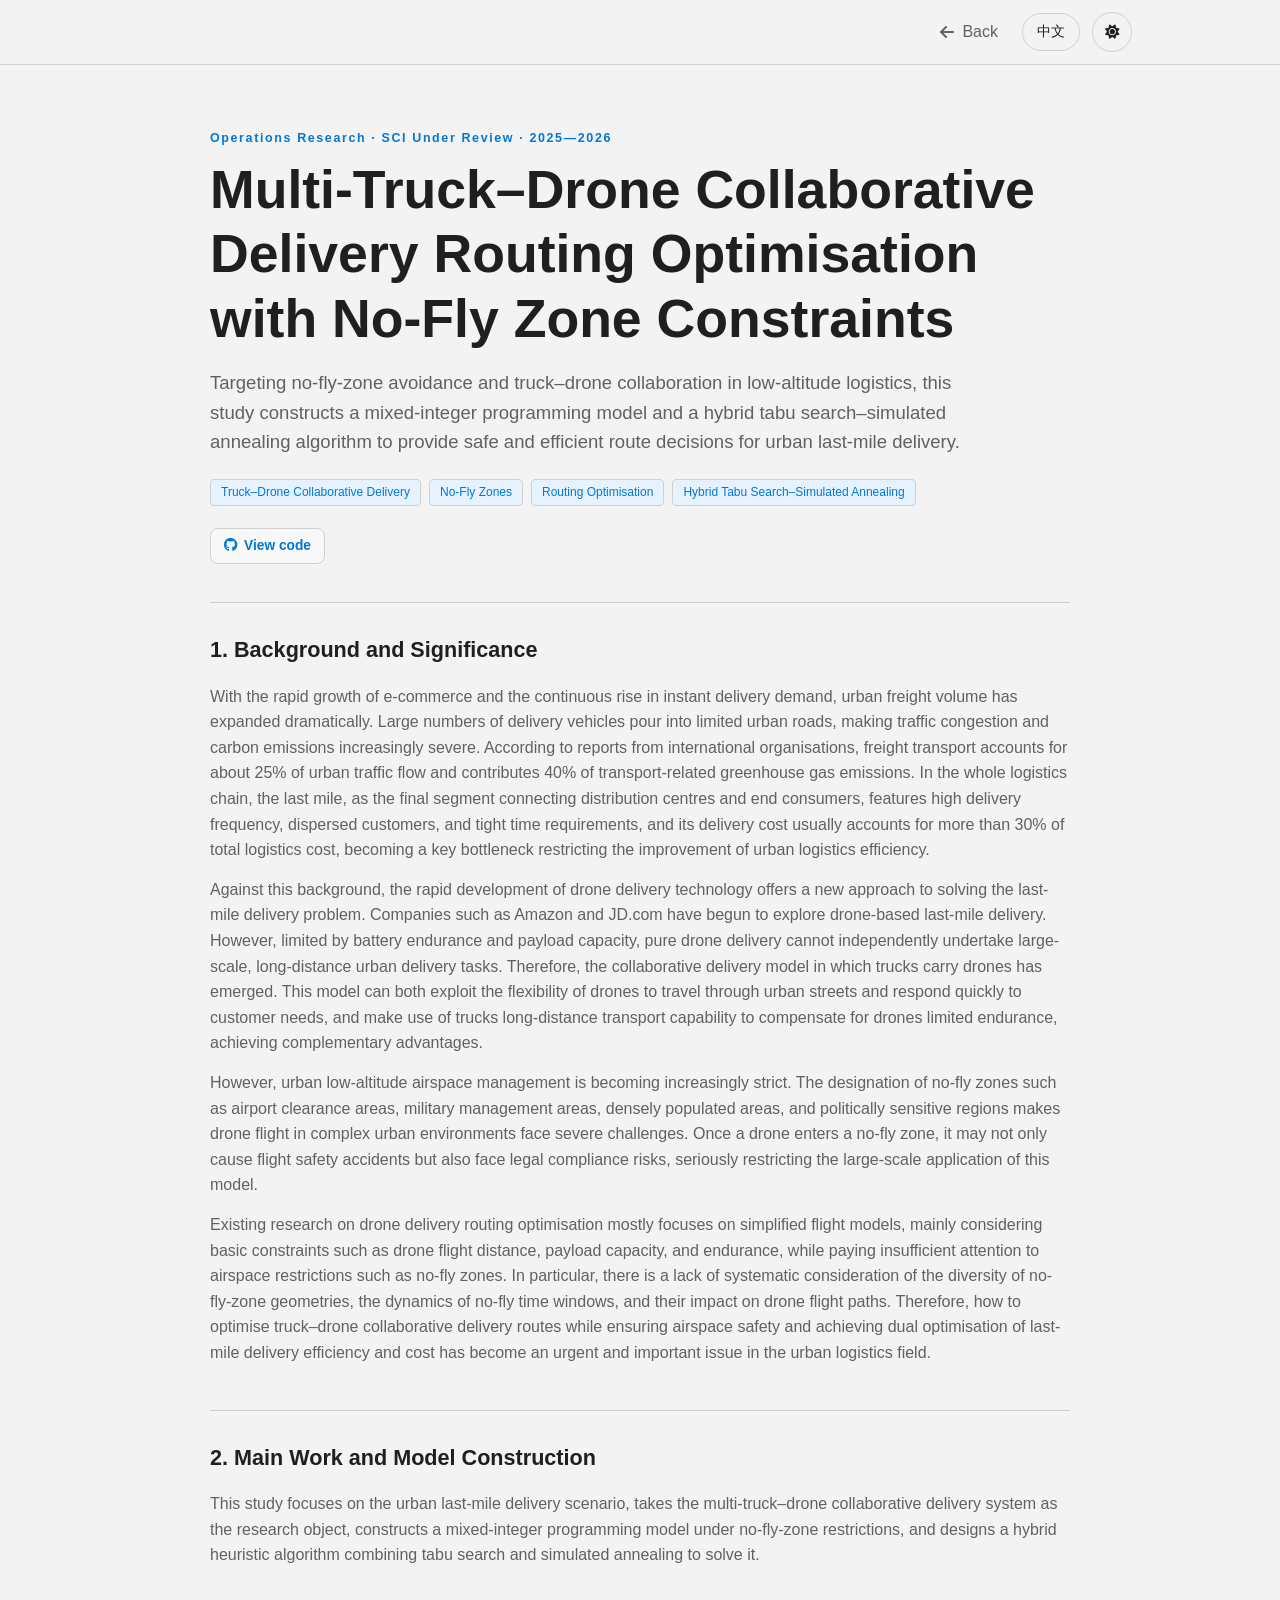
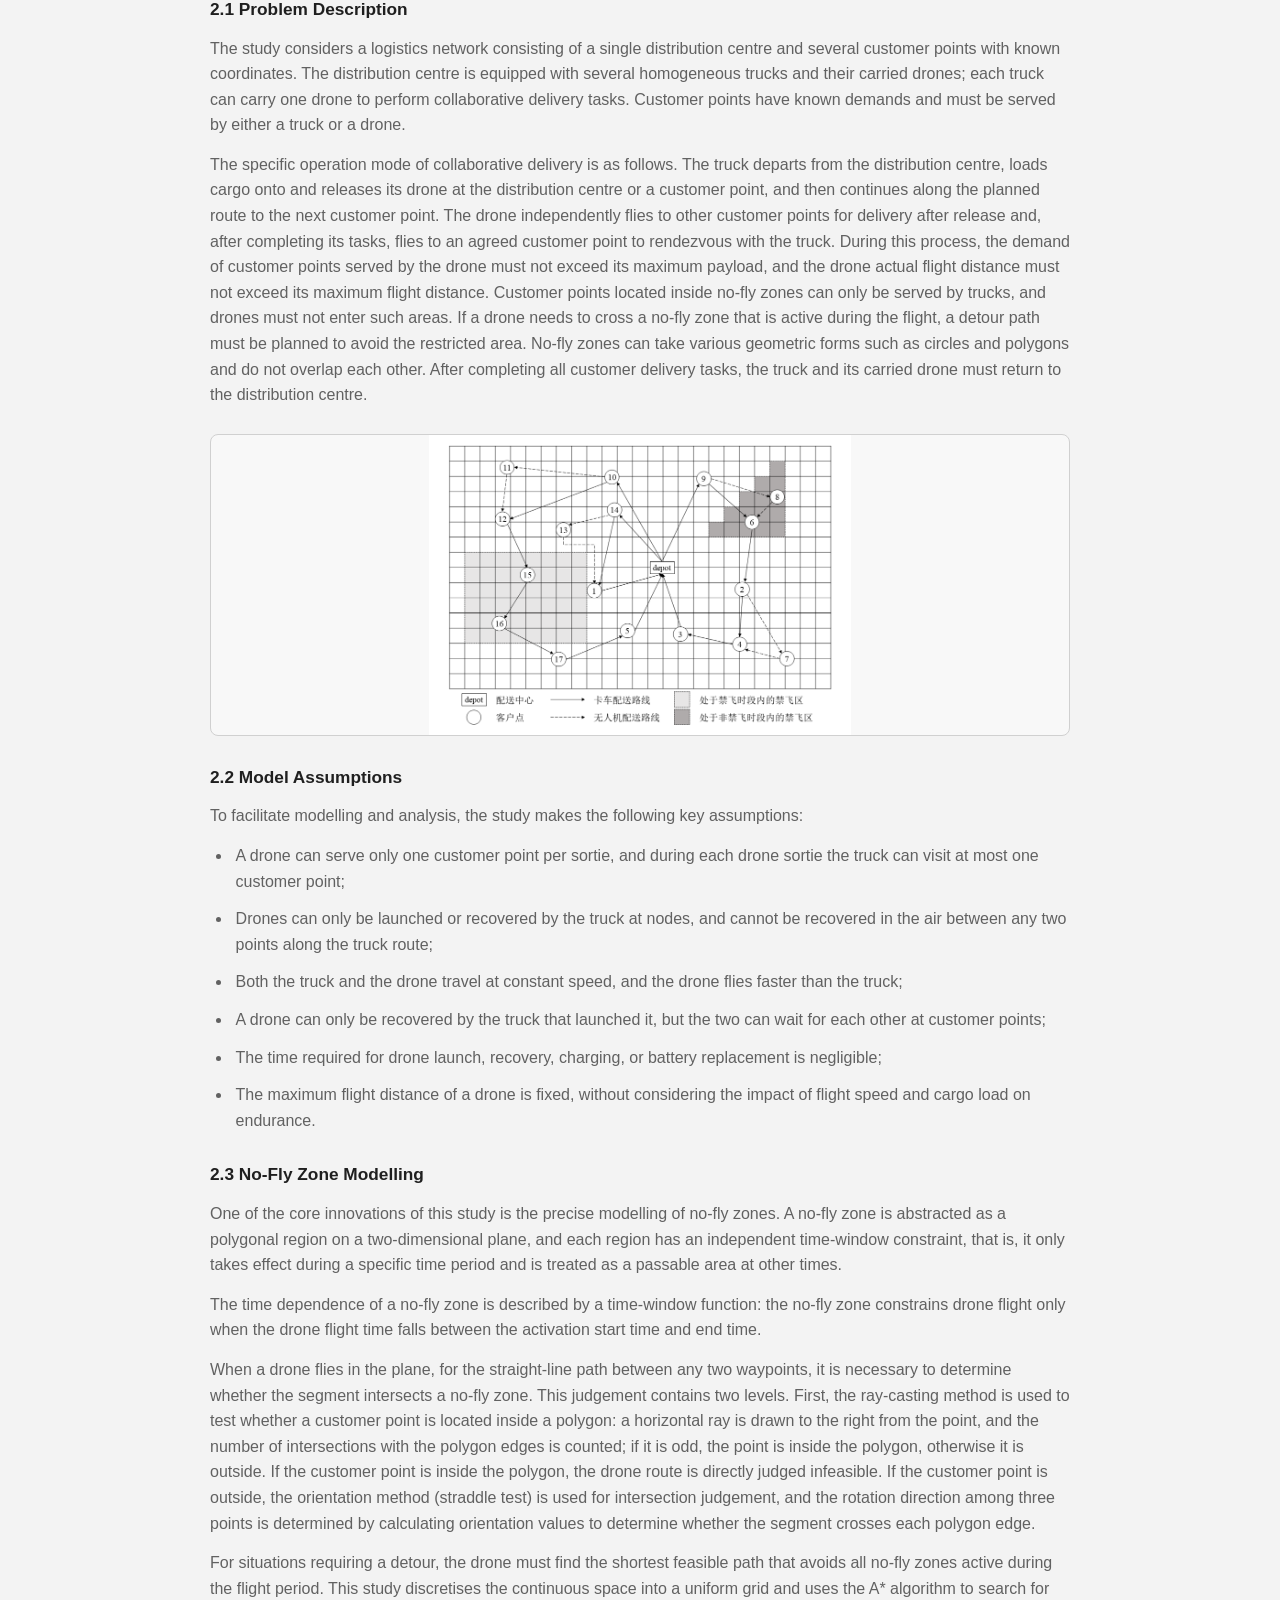
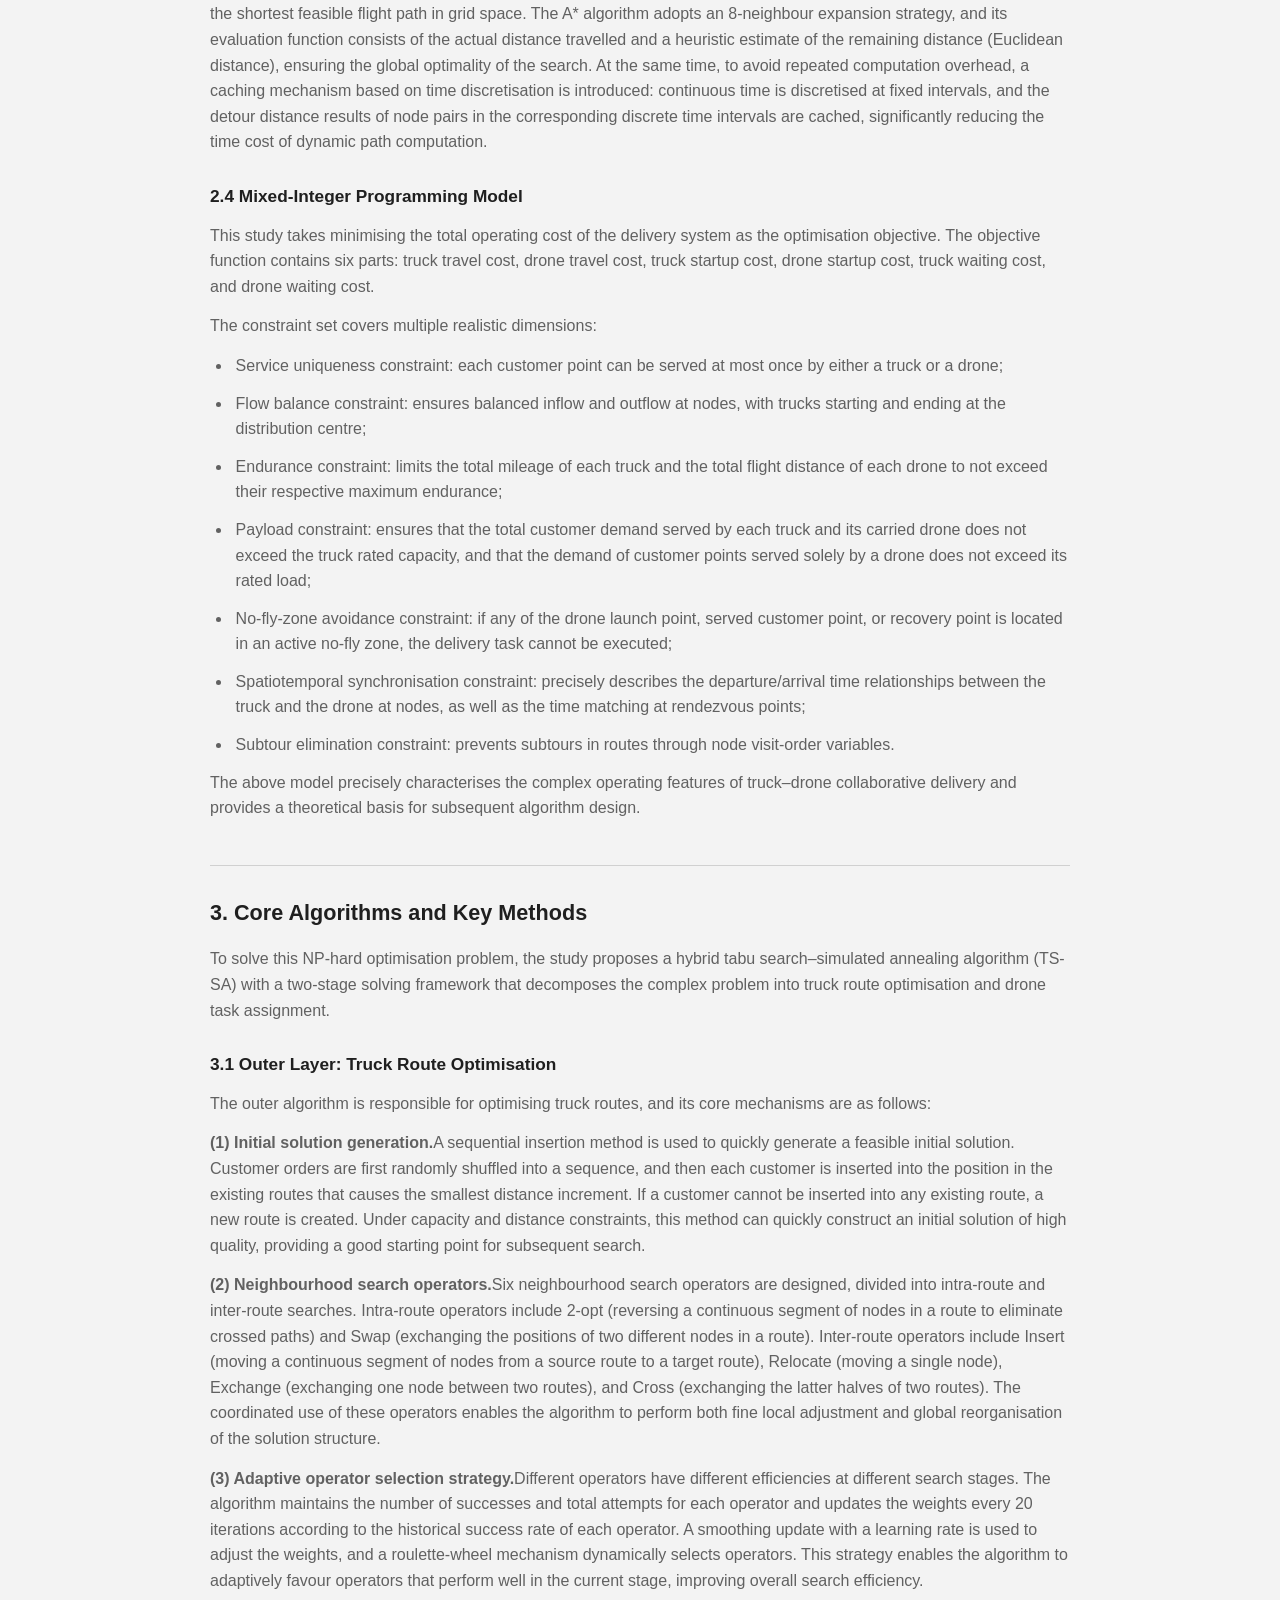
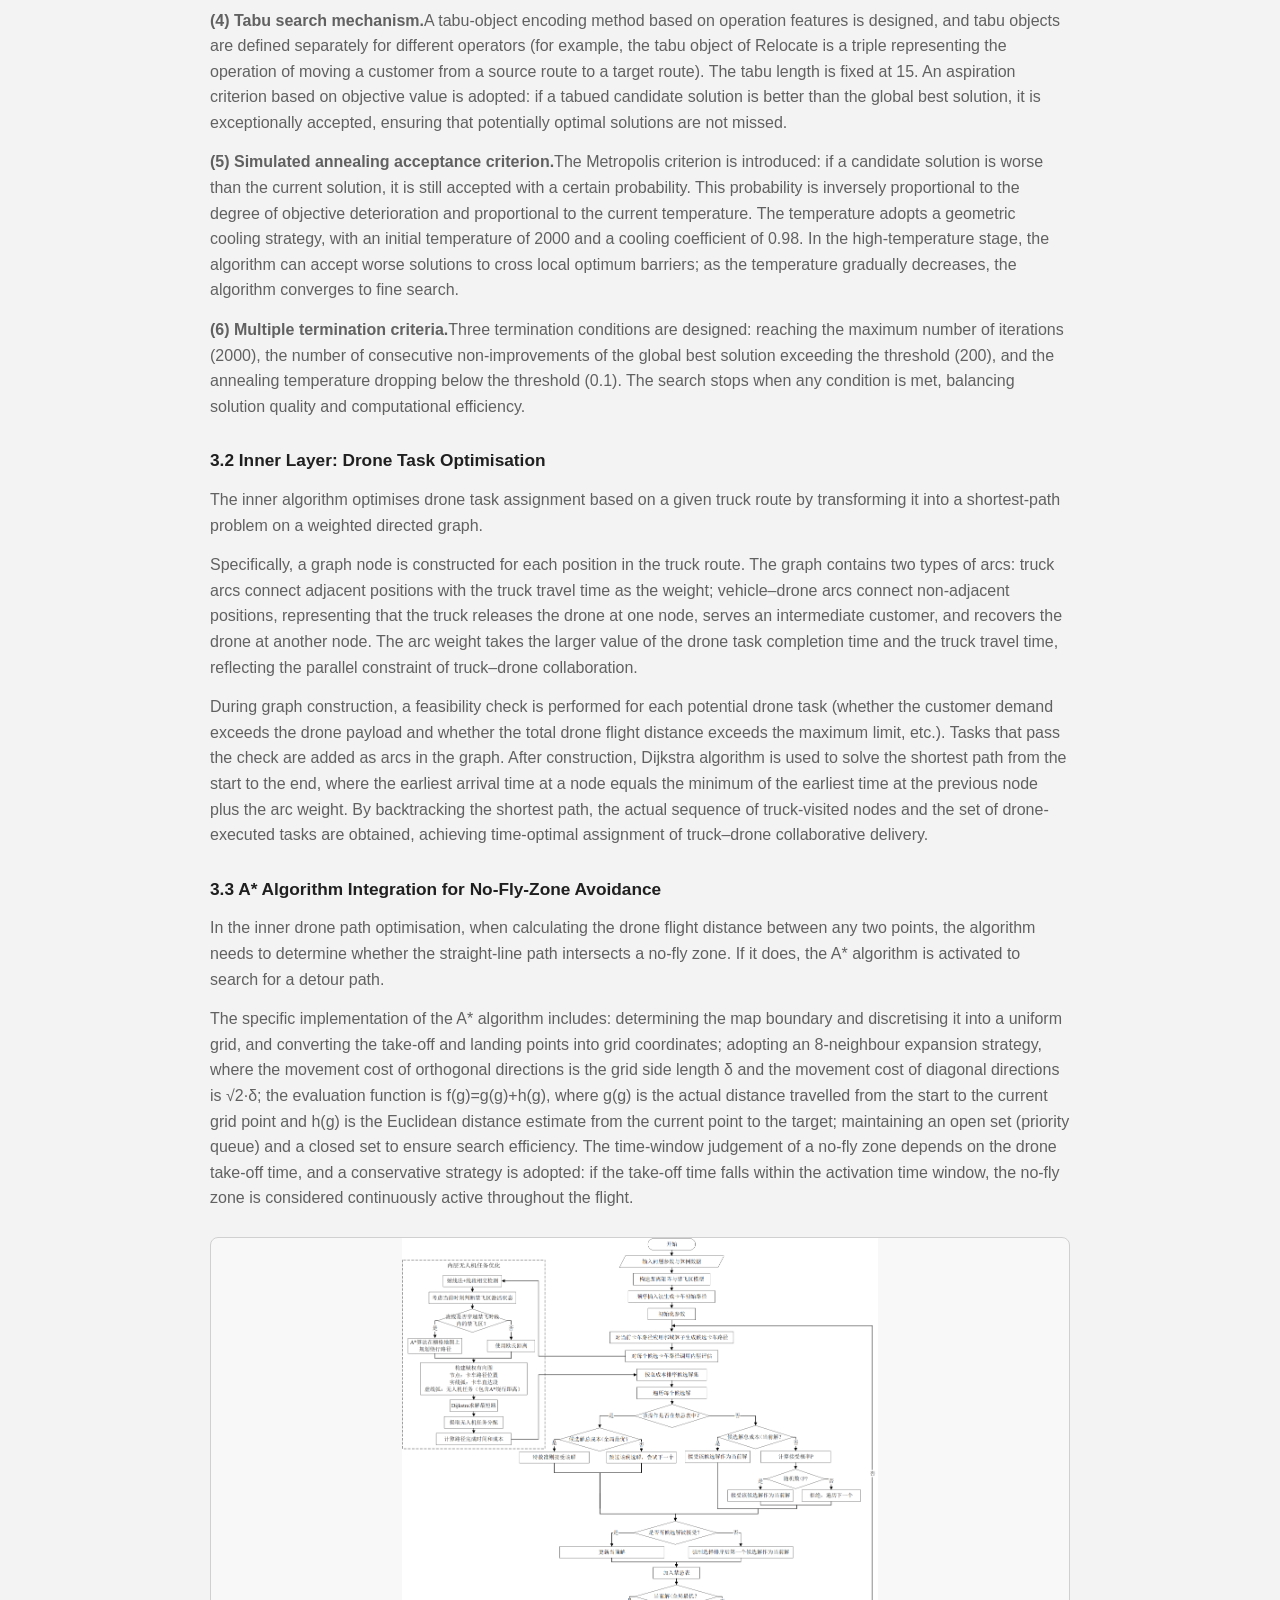
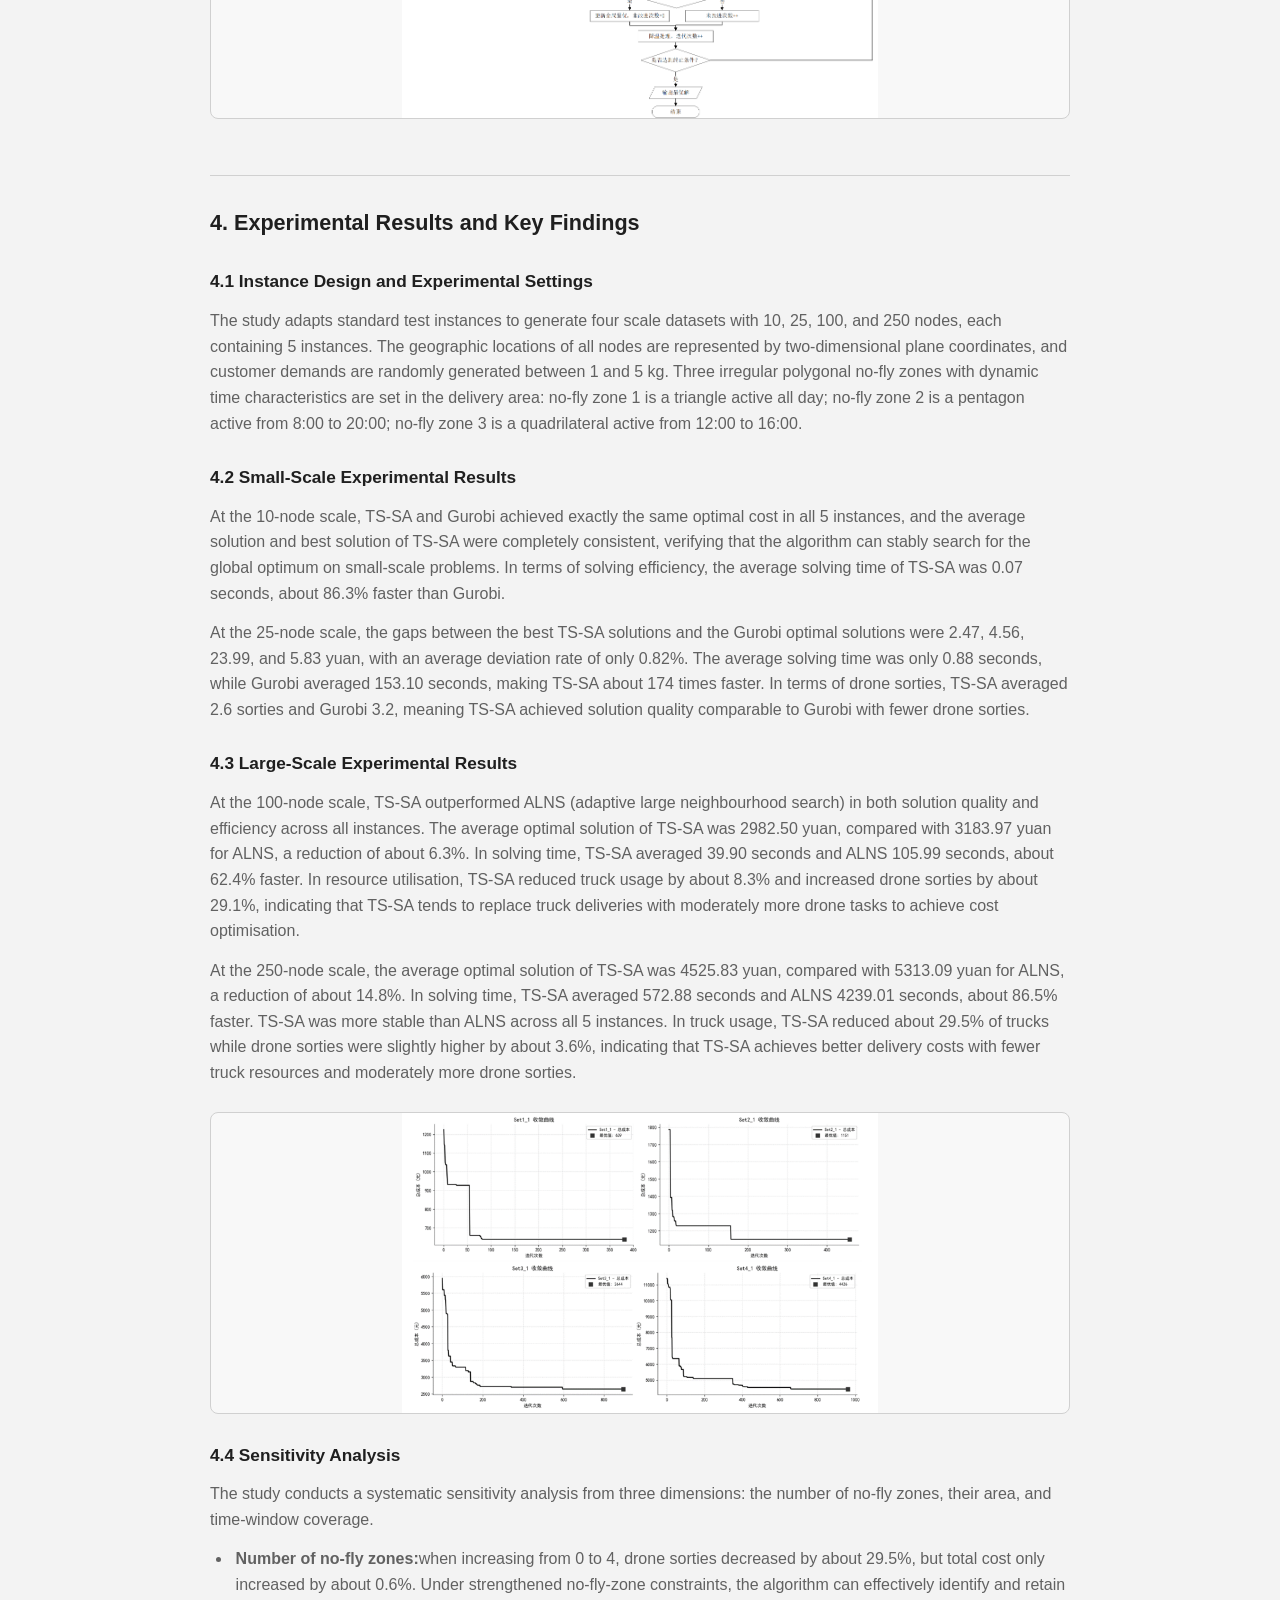
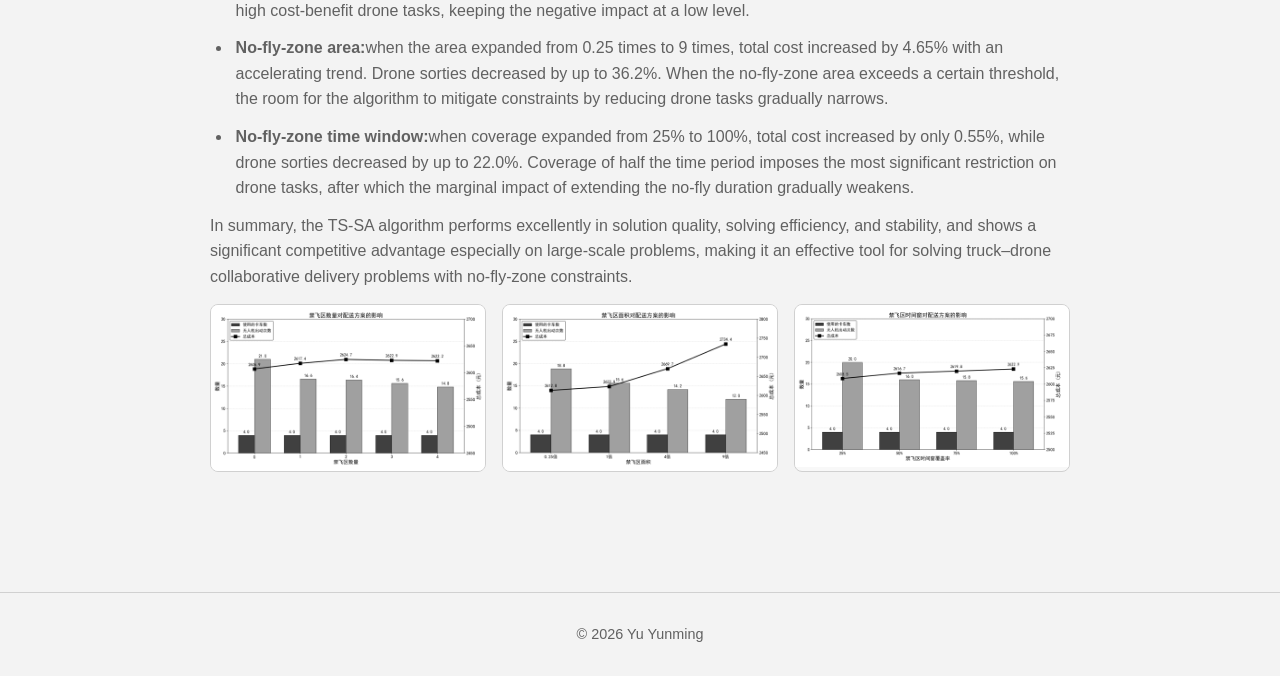
<file: project-en.html>
<!doctype html><html lang="en" data-theme="light"><head><meta charset="UTF-8"><meta name="viewport" content="width=device-width,initial-scale=1.0"><title>Project Details | Yu Yunming</title><script>document.documentElement.dataset.theme=localStorage.getItem('theme')||'light'</script><link rel="stylesheet" href="assets/css/style.css"><link rel="stylesheet" href="https://cdn.bootcdn.net/ajax/libs/font-awesome/6.4.0/css/all.min.css"></head><body><nav><div class="container nav-container nav-container--right"><div class="nav-actions"><a class="back-link nav-back" href="en.html#projects"><i class="fas fa-arrow-left"></i> Back</a><div class="nav-controls"><a class="control-btn lang-toggle" id="detail-lang" href="project.html">中文</a><button class="control-btn theme-toggle"><i class="fas fa-sun sun-icon"></i><i class="fas fa-moon moon-icon"></i></button></div></div></div></nav><main class="detail-page"><div class="container"><article id="project-detail"></article></div></main><footer>© 2026 Yu Yunming</footer><script src="assets/js/main.js?v=20260803"></script></body></html>
</file>
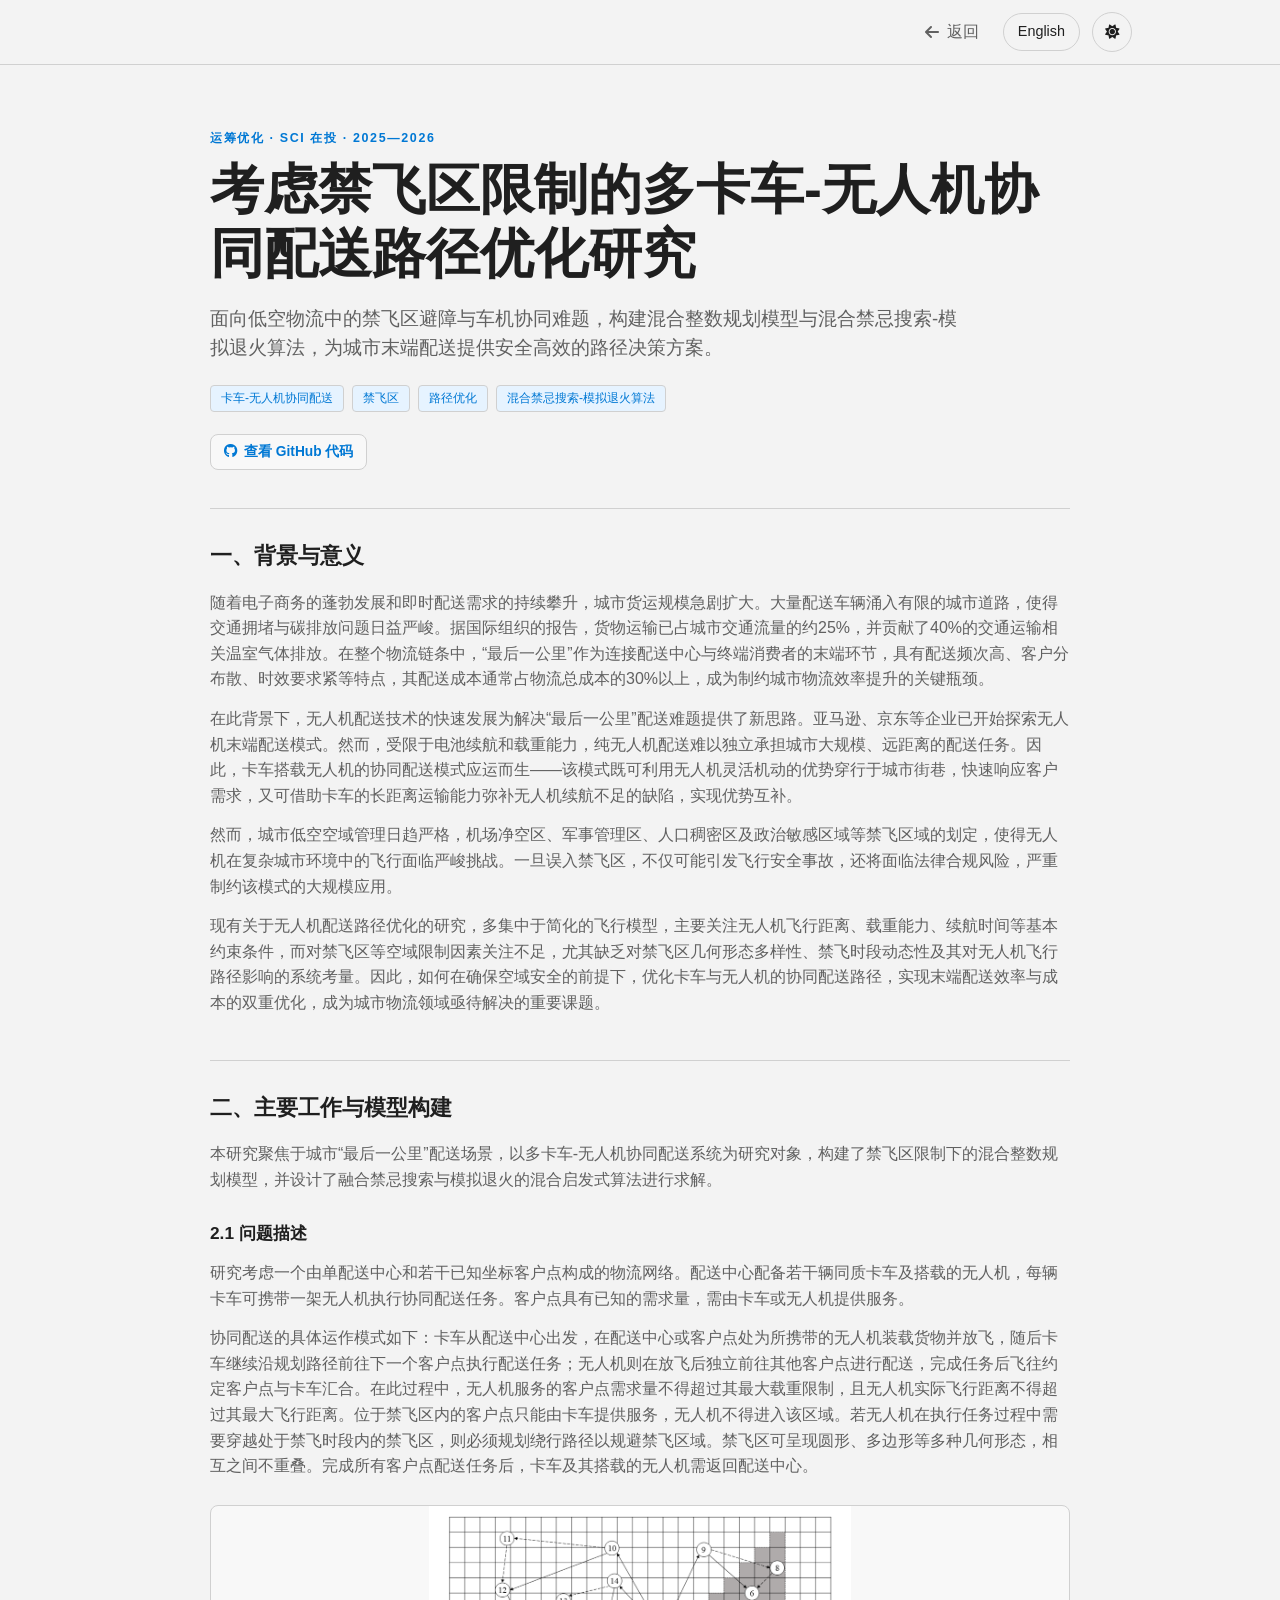
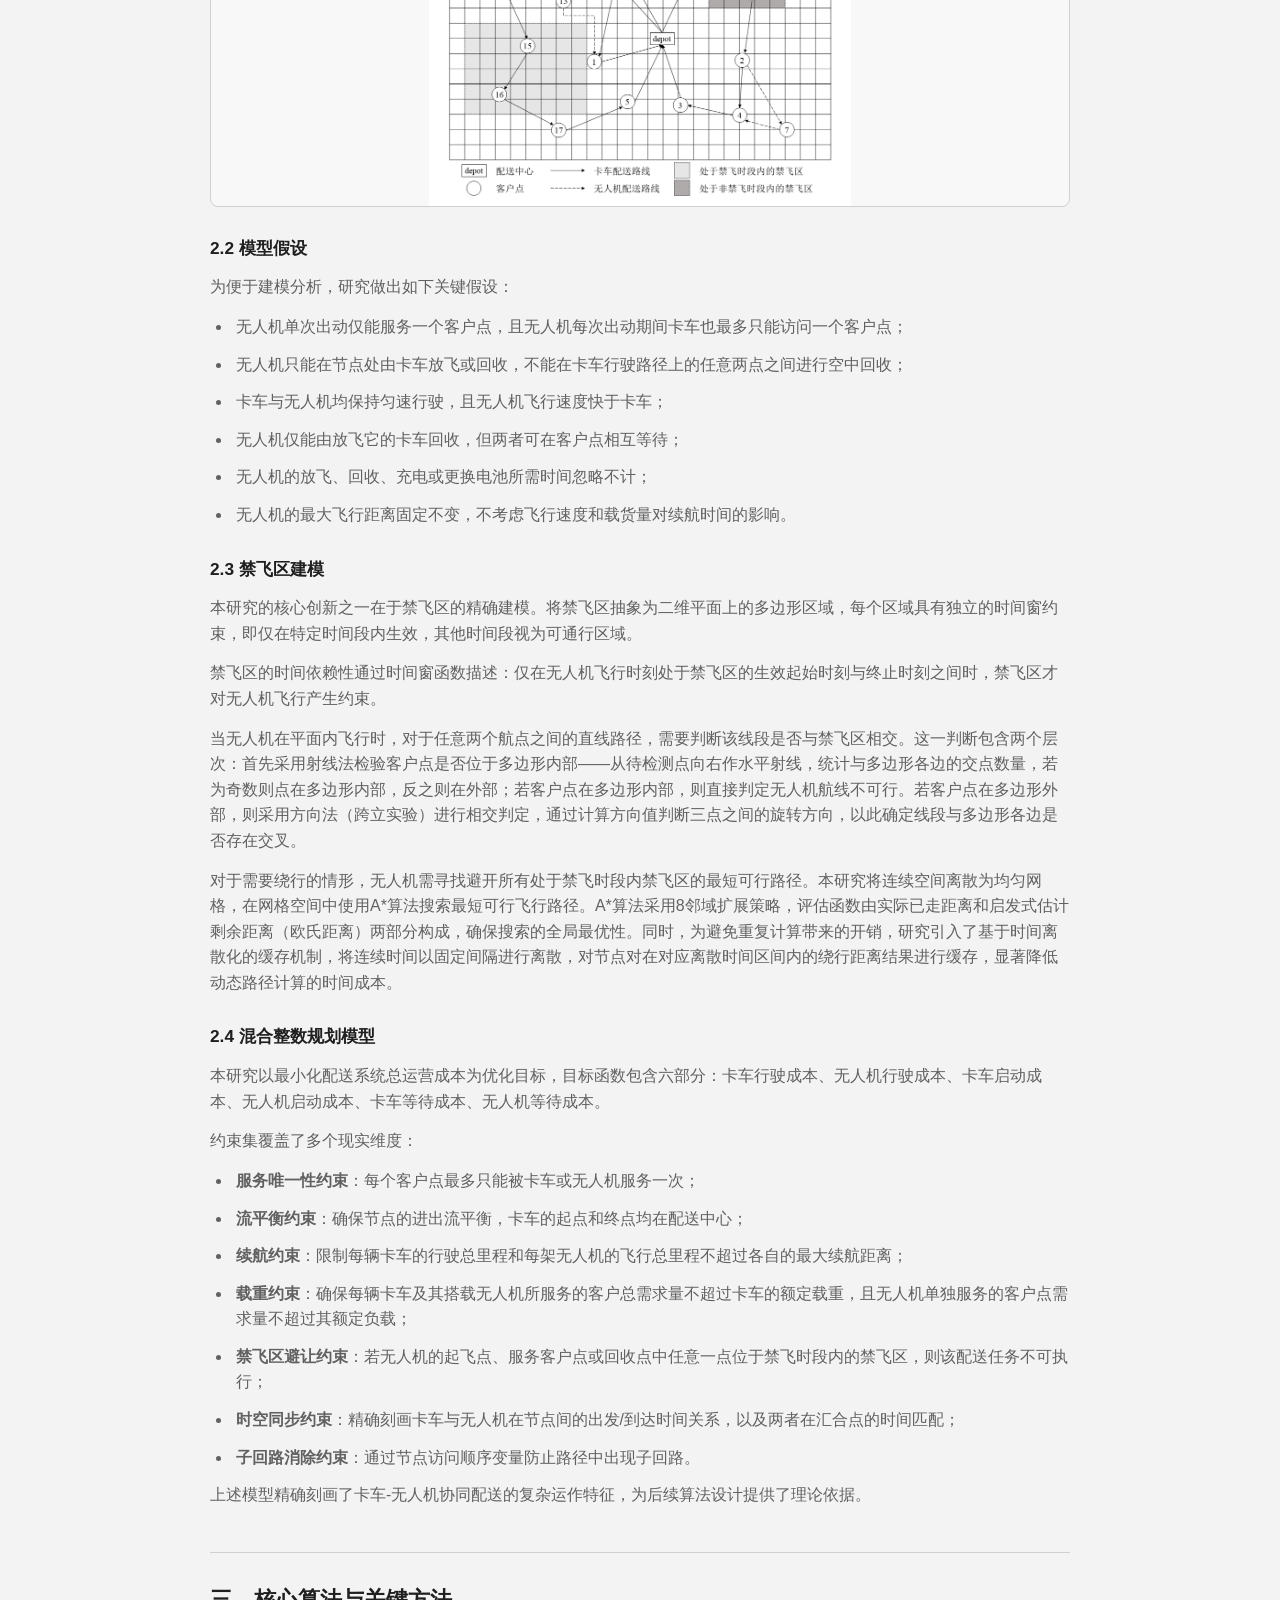
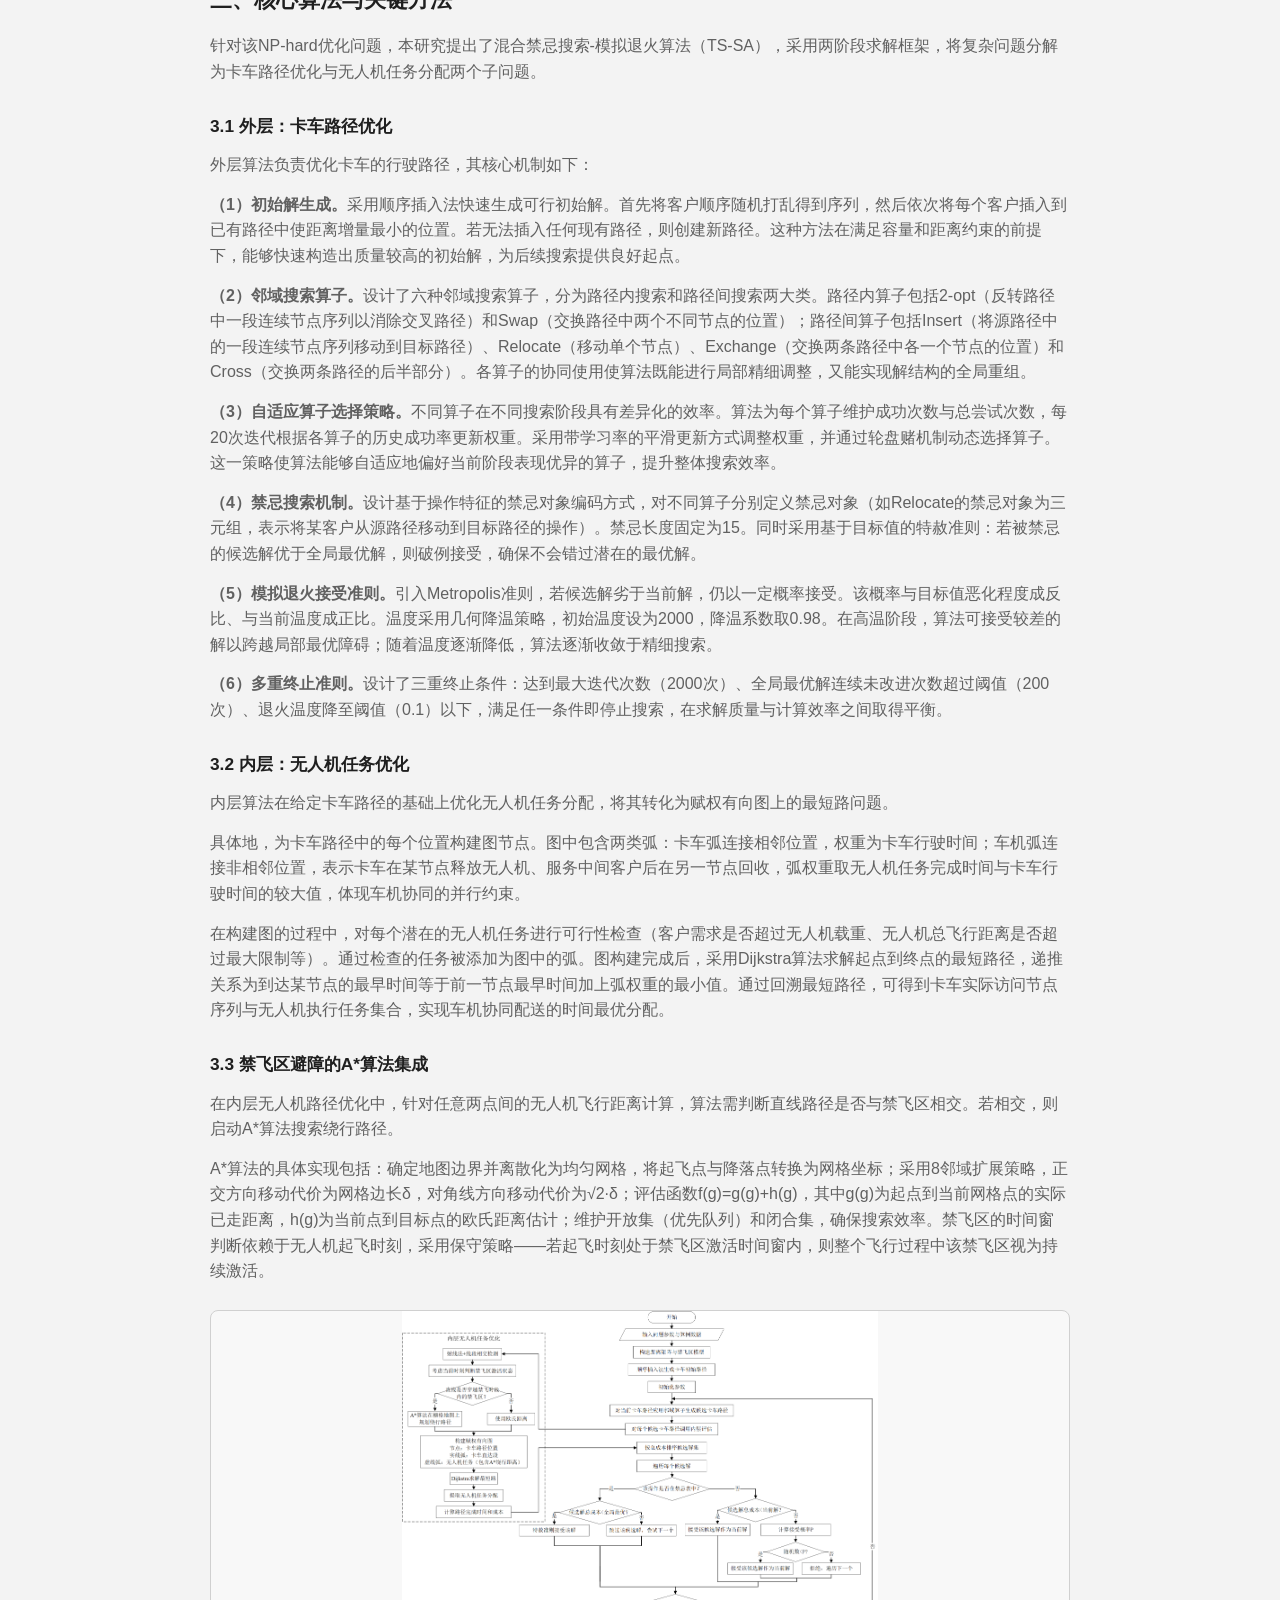
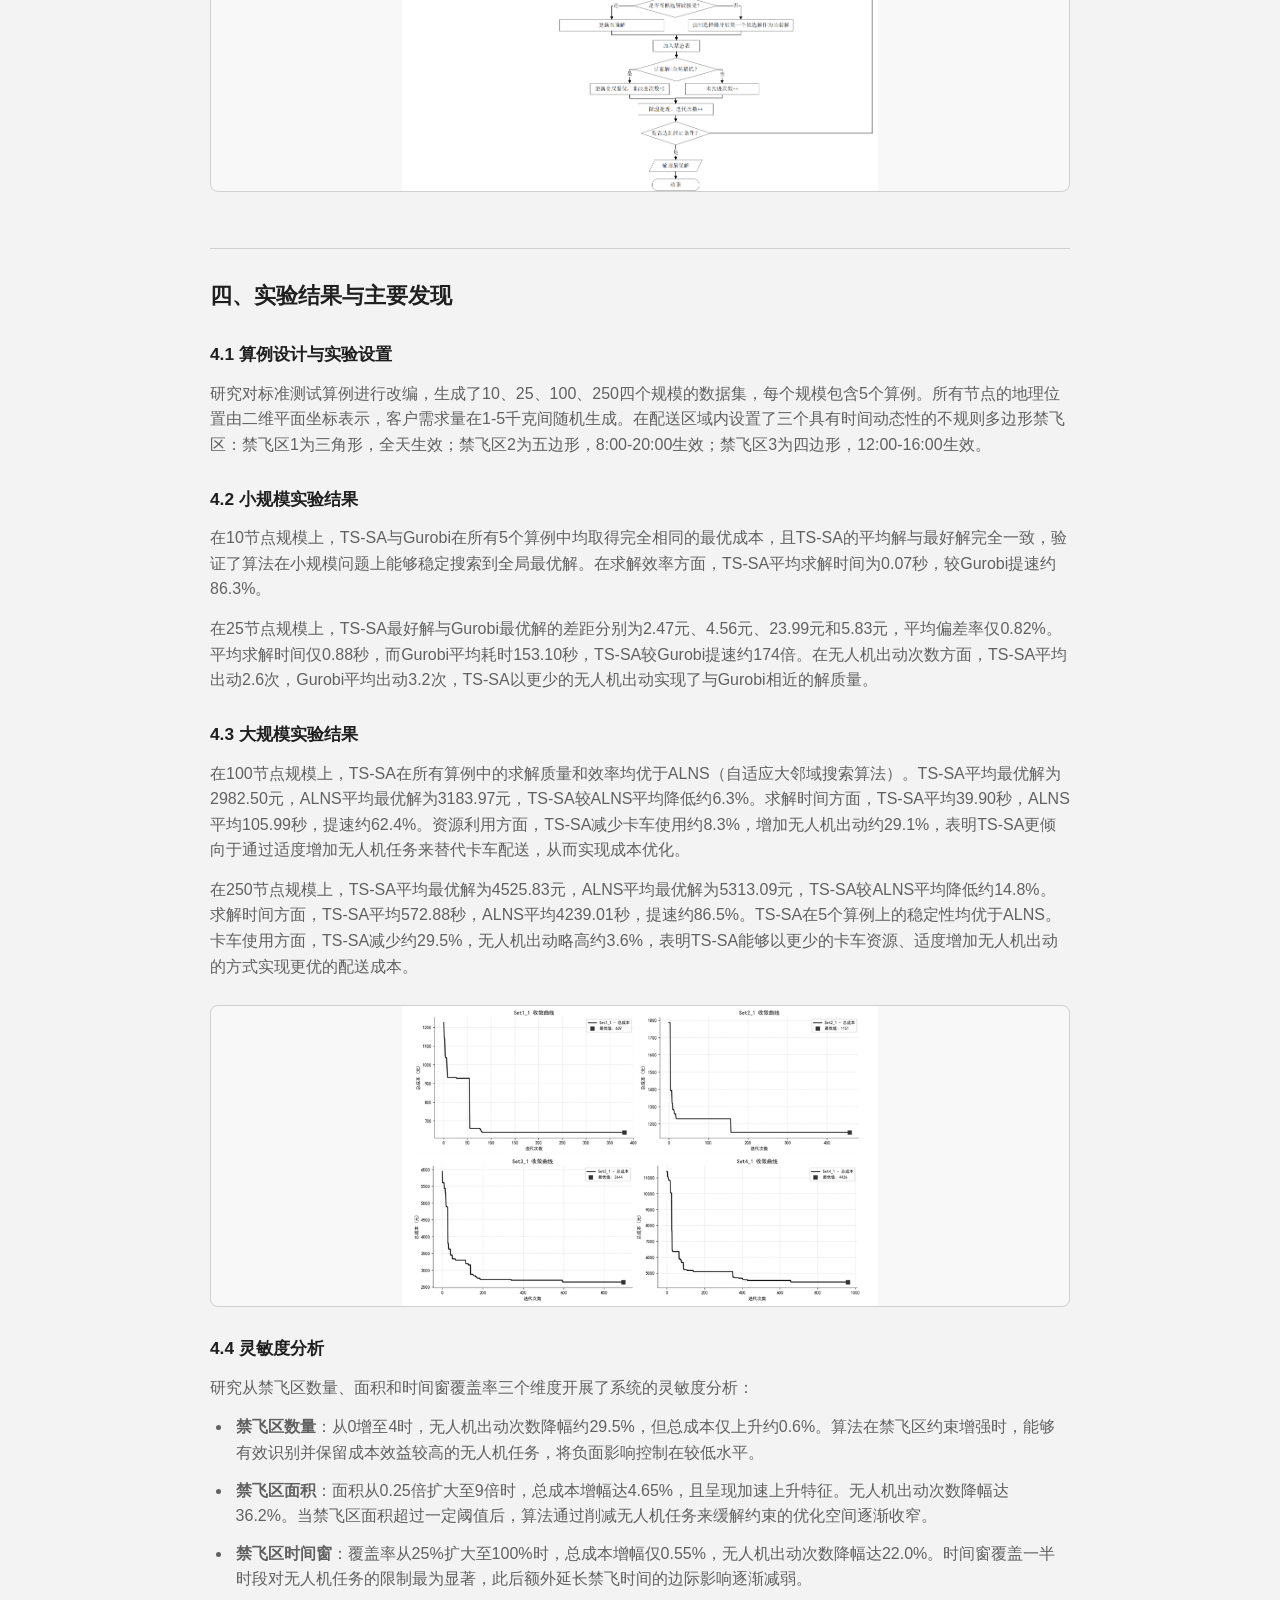
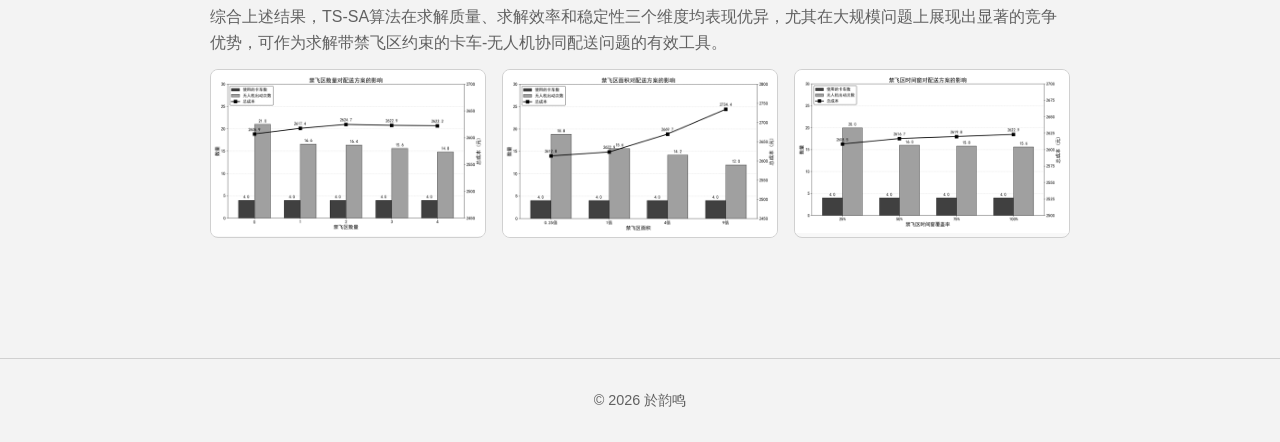
<file: project.html>
<!doctype html><html lang="zh-CN" data-theme="light"><head><meta charset="UTF-8"><meta name="viewport" content="width=device-width,initial-scale=1.0"><title>项目详情 | 於韵鸣</title><script>document.documentElement.dataset.theme=localStorage.getItem('theme')||'light'</script><link rel="stylesheet" href="assets/css/style.css"><link rel="stylesheet" href="https://cdn.bootcdn.net/ajax/libs/font-awesome/6.4.0/css/all.min.css"></head><body><nav><div class="container nav-container nav-container--right"><div class="nav-actions"><a class="back-link nav-back" href="index.html#projects"><i class="fas fa-arrow-left"></i> 返回</a><div class="nav-controls"><a class="control-btn lang-toggle" id="detail-lang" href="project-en.html">English</a><button class="control-btn theme-toggle"><i class="fas fa-sun sun-icon"></i><i class="fas fa-moon moon-icon"></i></button></div></div></div></nav><main class="detail-page"><div class="container"><article id="project-detail"></article></div></main><footer>© 2026 於韵鸣</footer><script src="assets/js/main.js?v=20260803"></script></body></html>
</file>
<file: assets/css/style.css>
/* =========================================
   1. Design Token & Themes
   ========================================= */
:root {
  /* 基础参数 */
  --font-main: -apple-system, BlinkMacSystemFont, "Segoe UI", Roboto, "Helvetica Neue", Arial, sans-serif;
  --radius-md: 8px;
  --radius-full: 999px;
  --container-width: 1024px;
  --transition-base: 0.3s cubic-bezier(0.4, 0, 0.2, 1);
  --ease-standard: cubic-bezier(0.22, 1, 0.36, 1);
  --ease-emphasis: cubic-bezier(0.16, 1, 0.3, 1);
  --duration-fast: 180ms;
  --duration-base: 480ms;

  /* [Light Mode] VS Code 2026-inspired light theme */
  --bg-body: #f3f3f3;
  --bg-editor: #ffffff;
  --bg-card: #ffffff;
  --bg-panel: #f8f8f8;
  --bg-sidebar: #f3f3f3;
  --bg-toolbar: #f3f3f3;
  --bg-glass: rgba(243, 243, 243, 0.94);
  --bg-hover: #e8e8e8;
  --bg-active: #e6f3ff;
  --bg-terminal: #ffffff;

  --text-main: #1f1f1f;
  --text-muted: #616161;
  --text-subtle: #8a8a8a;
  --text-invert: #ffffff;

  --primary: #0078d4;
  --primary-hover: #005a9e;
  --primary-glow: rgba(0, 120, 212, 0.18);
  --selection: #add6ff;
  --terminal-user: #0078d4;
  --terminal-path: #795e26;

  --border-light: #d0d0d0;
  --border-strong: #b8b8b8;
  --shadow-sm: 0 1px 2px rgba(0, 0, 0, 0.06);
  --shadow-card: 0 8px 18px rgba(0, 0, 0, 0.09);
  --shadow-hover: 0 14px 30px rgba(0, 0, 0, 0.12);

  --gradient-title: linear-gradient(135deg, #1f1f1f 0%, #0078d4 100%);
  --decoration-blob: #dcdcdc;
}

/* [Dark Mode] VS Code 2026-inspired dark theme */
[data-theme="dark"] {
  --bg-body: #1e1e1e;
  --bg-editor: #1e1e1e;
  --bg-card: #252526;
  --bg-panel: #181818;
  --bg-sidebar: #181818;
  --bg-toolbar: #2d2d30;
  --bg-glass: rgba(37, 37, 38, 0.9);
  --bg-hover: #2d2d30;
  --bg-active: #04395e;
  --bg-terminal: #1e1e1e;

  --text-main: #cccccc;
  --text-muted: #9d9d9d;
  --text-subtle: #6f6f6f;

  --primary: #3794ff;
  --primary-hover: #4fc1ff;
  --primary-glow: rgba(55, 148, 255, 0.24);
  --selection: #264f78;
  --terminal-user: #4ec9b0;
  --terminal-path: #dcdcaa;

  --border-light: #3c3c3c;
  --border-strong: #5a5a5a;
  --shadow-sm: 0 1px 2px rgba(0, 0, 0, 0.35);
  --shadow-card: 0 10px 24px rgba(0, 0, 0, 0.28);
  --shadow-hover: 0 16px 32px rgba(0, 0, 0, 0.36);

  --gradient-title: linear-gradient(135deg, #cccccc 0%, #3794ff 100%);
  --decoration-blob: #333333;
}

/* =========================================
   2. Global Reset & Layout
   ========================================= */
* { margin: 0; padding: 0; box-sizing: border-box; }
html {
  width: 100%;
  max-width: 100%;
  -webkit-text-size-adjust: 100%;
}
body {
  font-family: var(--font-main);
  background-color: var(--bg-body);
  color: var(--text-main);
  line-height: 1.6;
  transition: background-color 0.4s ease, color 0.4s ease;
  max-width: 100%;
  overflow-x: hidden;
}
@supports (overflow: clip) {
  html, body { overflow-x: clip; }
}
img {
  max-width: 100%;
  height: auto;
  display: block;
}
a { text-decoration: none; color: inherit; transition: var(--transition-base); }
ul { list-style: none; }
::selection {
  background: var(--selection);
  color: var(--text-main);
}
:focus-visible {
  outline: 1px solid var(--primary);
  outline-offset: 2px;
}
.container {
  width: 100%;
  max-width: var(--container-width);
  margin: 0 auto;
  padding: 0 20px;
}
.section-padding { padding: 64px 0; }
.flex-center { display: flex; align-items: center; justify-content: center; }
.column { flex-direction: column; }
section[id] { scroll-margin-top: 88px; }

::-webkit-scrollbar { width: 8px; }
::-webkit-scrollbar-track { background: var(--bg-sidebar); }
::-webkit-scrollbar-thumb { background: var(--border-strong); border-radius: 4px; }
::-webkit-scrollbar-thumb:hover { background: var(--text-subtle); }

/* =========================================
   3. Navigation (Glassmorphism)
   ========================================= */
nav {
  position: sticky;
  top: 0;
  z-index: 100;
  background: var(--bg-glass);
  backdrop-filter: blur(16px);
  -webkit-backdrop-filter: blur(16px);
  border-bottom: 1px solid var(--border-light);
  transition: background-color 0.4s ease, border-color 0.4s ease;
}
.nav-container {
  height: 64px;
  display: flex;
  justify-content: space-between;
  align-items: center;
}
.logo {
  display: flex;
  align-items: center;
  gap: 8px;
  font-weight: 700;
  font-size: 1.25rem;
  color: var(--text-main);
}
.logo-terminal {
  display: inline-flex;
  align-items: center;
  gap: 2px;
  height: 24px;
  padding: 0 8px;
  border: 1px solid var(--border-light);
  border-radius: 4px;
  background: var(--bg-terminal);
  color: var(--text-main);
  font-family: "SFMono-Regular", Consolas, "Liberation Mono", Menlo, monospace;
  font-size: 0.75rem;
  font-weight: 700;
  line-height: 1;
  box-shadow: inset 0 0 0 1px var(--primary-glow);
}
.terminal-user { color: var(--terminal-user); }
.terminal-path { color: var(--terminal-path); }
.terminal-symbol { color: var(--text-main); }
.terminal-cursor {
  width: 6px;
  height: 12px;
  margin-left: 3px;
  background: var(--primary);
  opacity: 0.9;
}
.nav-actions {
  display: flex;
  align-items: center;
  gap: 24px;
}
.nav-links { display: flex; gap: 18px; }
.nav-links a {
  font-size: 0.95rem;
  font-weight: 500;
  color: var(--text-muted);
  position: relative;
}
.nav-links a::after {
  content: "";
  position: absolute;
  left: 0;
  bottom: -6px;
  width: 100%;
  height: 2px;
  background: var(--primary);
  transform: scaleX(0);
  transform-origin: left;
  transition: transform var(--duration-fast) var(--ease-standard);
}
.nav-links a:hover,
.nav-links a.active { color: var(--primary); }
.nav-links a:hover::after,
.nav-links a.active::after { transform: scaleX(1); }
.nav-controls { display: flex; align-items: center; gap: 12px; }
.control-btn {
  background: var(--bg-toolbar);
  border: 1px solid var(--border-light);
  color: var(--text-main);
  padding: 6px 14px;
  border-radius: 20px;
  cursor: pointer;
  font-size: 0.9rem;
  transition: color var(--duration-fast) var(--ease-standard), border-color var(--duration-fast) var(--ease-standard), background-color var(--duration-fast) var(--ease-standard), transform var(--duration-fast) var(--ease-standard);
  display: flex;
  align-items: center;
  justify-content: center;
}
.control-btn:hover {
  background: var(--bg-hover);
  border-color: var(--border-strong);
  color: var(--primary);
}
.theme-toggle {
  width: 36px;
  height: 36px;
  padding: 0;
  border-radius: 50%;
  position: relative;
  overflow: hidden;
}
.theme-toggle i {
  position: absolute;
  transition: transform 420ms var(--ease-emphasis), opacity 320ms var(--ease-standard);
}
[data-theme="light"] .moon-icon { transform: translateY(20px) rotate(90deg); opacity: 0; }
[data-theme="light"] .sun-icon { transform: translateY(0) rotate(0); opacity: 1; }
[data-theme="dark"] .sun-icon { transform: translateY(-20px) rotate(-90deg); opacity: 0; }
[data-theme="dark"] .moon-icon { transform: translateY(0) rotate(0); opacity: 1; }

/* =========================================
   4. Hero Section / Intro
   ========================================= */
.intro {
  padding: 84px 0 44px;
  position: relative;
  text-align: center;
}
.bg-decoration { display: none; }
.avatar-container {
  position: relative;
  margin-bottom: 18px;
  opacity: 0;
  animation: intro-fade-up 620ms var(--ease-emphasis) 120ms forwards;
}
.avatar {
  width: 140px;
  height: 140px;
  border-radius: 50%;
  object-fit: cover;
  border: 4px solid var(--bg-editor);
  position: relative;
  z-index: 2;
  flex-shrink: 0;
}
.avatar-glow {
  position: absolute;
  inset: 0;
  border-radius: 50%;
  background: var(--primary);
  filter: blur(25px);
  opacity: 0.4;
  z-index: 1;
  transform: scale(0.9);
  transition: opacity 0.3s;
}
.avatar-container:hover .avatar-glow { opacity: 0.7; }
.gradient-text {
  font-size: 3rem;
  font-weight: 800;
  margin-bottom: 10px;
  color: var(--text-main);
  letter-spacing: 0;
  opacity: 0;
  animation: intro-fade-up 620ms var(--ease-emphasis) 210ms forwards;
}
.subtitle {
  font-size: 1.15rem;
  color: var(--text-muted);
  max-width: 700px;
  margin: 0 auto;
  opacity: 0;
  animation: intro-fade-up 620ms var(--ease-emphasis) 300ms forwards;
}
.intro-contact-links {
  display: flex;
  align-items: center;
  justify-content: center;
  gap: 10px;
  margin-top: 22px;
  flex-wrap: wrap;
  opacity: 0;
  animation: intro-fade-up 620ms var(--ease-emphasis) 390ms forwards;
}
.intro-contact-link {
  min-height: 36px;
  padding: 0 13px;
  border-radius: 6px;
  border: 1px solid var(--border-light);
  background: var(--bg-editor);
  color: var(--text-main);
  display: inline-flex;
  align-items: center;
  justify-content: center;
  gap: 7px;
  font-size: 0.9rem;
  font-weight: 500;
  line-height: 1;
  box-shadow: var(--shadow-sm);
  transition: transform var(--duration-fast) var(--ease-standard), color var(--duration-fast) var(--ease-standard), border-color var(--duration-fast) var(--ease-standard), background-color var(--duration-fast) var(--ease-standard);
}
.intro-contact-link span { white-space: nowrap; }
.intro-contact-link i { font-size: 0.82rem; }
.intro-contact-link .social-icon {
  width: 16px;
  height: 16px;
  object-fit: contain;
  filter: grayscale(1) brightness(0);
}
.intro-contact-link:hover {
  background: var(--bg-active);
  color: var(--primary);
  border-color: var(--primary);
  transform: translateY(-1px);
}

/* =========================================
   5. Projects Grid & Detail Images
   ========================================= */
h2 {
  font-size: 2rem;
  text-align: center;
  margin-bottom: 32px;
  color: var(--text-main);
  position: relative;
  display: inline-block;
  width: 100%;
}
h2::after {
  content: "";
  display: block;
  width: 40px;
  height: 4px;
  background: var(--primary);
  margin: 12px auto 0;
  border-radius: 2px;
}
.projects-grid,
.documents-grid {
  display: flex;
  flex-direction: column;
  gap: 20px;
}
.card {
  background: var(--bg-editor);
  border-radius: var(--radius-md);
  border: 1px solid var(--border-light);
  overflow: hidden;
  transition: transform var(--duration-base) var(--ease-standard), box-shadow var(--duration-base) var(--ease-standard), border-color var(--duration-fast) var(--ease-standard);
  display: flex;
  flex-direction: column;
  transform: translateZ(0);
}
.project-card {
  display: grid;
  grid-template-columns: minmax(240px, 36%) minmax(0, 1fr);
  width: 100%;
  max-width: 100%;
  height: 260px;
}
@media (min-width: 769px) {
  html[lang="en"] .project-card {
    height: 345px;
  }
}
.project-card--text-only {
  grid-template-columns: 1fr;
  min-height: 0;
}
.project-card--text-only .project-info { padding: 22px 24px; }
.project-card--text-only .project-info p { margin-bottom: 12px; }
.project-meta-row {
  display: flex;
  flex-wrap: wrap;
  align-items: center;
  gap: 10px 12px;
  margin-top: auto;
}
.project-meta-row .project-tags {
  flex: 1 1 320px;
  min-width: 0;
  margin: 0;
}
.project-meta-row .project-actions {
  flex: 0 0 auto;
  margin-top: 0;
  margin-left: auto;
}
.project-card--text-only .project-action {
  min-height: 32px;
  padding: 7px 11px;
  font-size: 0.84rem;
}
.card:hover {
  transform: translateY(-4px);
  box-shadow: var(--shadow-card);
  border-color: var(--primary);
}
.project-thumbnail {
  width: 100%;
  height: 100%;
  object-fit: contain;
  object-position: center;
  padding: 0;
  transition: transform var(--duration-base) var(--ease-standard);
  background-color: transparent;
}
.card:hover .project-thumbnail { transform: scale(1.02); }
.project-thumbnail-wrapper {
  overflow: hidden;
  background: var(--bg-panel);
  border-right: 1px solid var(--border-light);
  display: flex;
  align-items: center;
  justify-content: center;
}
.project-info {
  padding: 24px;
  display: flex;
  flex: 1;
  flex-direction: column;
  width: 100%;
  max-width: 100%;
  min-width: 0;
}
.project-info h3 {
  font-size: 1.25rem;
  margin-bottom: 8px;
  color: var(--text-main);
  overflow-wrap: anywhere;
}
.project-info p {
  font-size: 0.95rem;
  color: var(--text-muted);
  margin-bottom: 16px;
  overflow-wrap: anywhere;
}
.project-actions {
  display: flex;
  flex-wrap: wrap;
  gap: 10px;
  margin-top: auto;
}
.project-action {
  min-height: 36px;
  padding: 8px 13px;
  border: 1px solid var(--border-light);
  border-radius: var(--radius-md);
  font-weight: 600;
  font-size: 0.86rem;
  color: var(--primary);
  display: inline-flex;
  align-items: center;
  gap: 7px;
  background: var(--bg-panel);
  line-height: 1;
  transition: transform var(--duration-fast) var(--ease-standard), border-color var(--duration-fast) var(--ease-standard), background-color var(--duration-fast) var(--ease-standard);
}
.project-action:hover {
  background: var(--bg-active);
  border-color: var(--primary);
  transform: translateY(-1px);
}

@keyframes intro-fade-up {
  from {
    opacity: 0;
    transform: translateY(14px);
  }
  to {
    opacity: 1;
    transform: translateY(0);
  }
}

/* =========================================
   7. Footer
   ========================================= */
footer {
  text-align: center;
  padding: 30px;
  font-size: 0.9rem;
  color: var(--text-muted);
  border-top: 1px solid var(--border-light);
  background: var(--bg-sidebar);
}

/* =========================================
   8. Mobile Responsive
   ========================================= */
@media (max-width: 768px) {
  .nav-container {
    height: auto;
    min-height: 64px;
    display: grid;
    grid-template-columns: auto minmax(0, 1fr);
    column-gap: 12px;
    row-gap: 8px;
    padding-top: 10px;
    padding-bottom: 10px;
  }
  .nav-actions { display: contents; }
  .logo {
    grid-column: 1;
    grid-row: 1;
    min-width: 0;
  }
  .nav-controls {
    grid-column: 2;
    grid-row: 1;
    justify-self: end;
    min-width: 0;
  }
  .nav-links {
    grid-column: 1 / -1;
    grid-row: 2;
    width: 100%;
    display: flex;
    justify-content: center;
    gap: 14px;
    overflow-x: auto;
    padding: 2px 0 4px;
    scrollbar-width: none;
  }
  .nav-links::-webkit-scrollbar { display: none; }
  .nav-links a { flex: 0 0 auto; }
  .container { padding: 0 16px; }
  .section-padding { padding: 48px 0; }
  section[id] { scroll-margin-top: 132px; }
  .intro { padding-top: 56px; }
  .gradient-text {
    width: 100%;
    max-width: 100%;
    font-size: 2rem;
    line-height: 1.2;
    overflow-wrap: anywhere;
  }
  .subtitle {
    max-width: 100%;
    overflow-wrap: anywhere;
  }
  .nav-actions { gap: 12px; }
  .nav-controls { gap: 8px; }
  .control-btn { padding: 6px 10px; }
  .logo { font-size: 1.1rem; }
  .logo-terminal {
    height: 22px;
    padding: 0 7px;
    font-size: 0.68rem;
  }
  .project-card {
    grid-template-columns: 1fr;
    height: auto;
    min-height: 0;
  }
  .project-card--text-only .project-info {
    padding: 20px;
    width: 100%;
    max-width: 100%;
  }
  .project-meta-row .project-tags {
    flex-basis: 100%;
  }
  .project-meta-row .project-actions {
    width: 100%;
    margin-left: 0;
    justify-content: flex-start;
  }
  .project-card--text-only .project-meta-row { display: block; }
  .project-card--text-only .project-tags {
    display: flex;
    margin-bottom: 10px;
    width: 100%;
    max-width: 100%;
  }
  .project-card--text-only .project-actions {
    width: 100%;
    max-width: 100%;
  }
  .project-thumbnail-wrapper {
    border-right: 0;
    border-bottom: 1px solid var(--border-light);
  }
  .avatar {
    width: 120px;
    height: 120px;
  }
  .project-thumbnail {
    height: 190px;
    min-height: 190px;
  }
  .intro-contact-links {
    gap: 10px;
    margin-top: 18px;
  }
  .timeline-container { padding-left: 24px; }
  .timeline-dot { left: -28px; }
}

@media (max-width: 360px) {
  .gradient-text { font-size: 1.75rem; }
}

/* =========================================
   10. Timeline Section (New)
   ========================================= */
.timeline-container {
  position: relative;
  max-width: 800px;
  margin: 0 auto;
  padding-left: 30px;
}
.timeline-container::before {
  content: "";
  position: absolute;
  left: 0;
  top: 0;
  bottom: 0;
  width: 2px;
  background: var(--border-strong);
}
.timeline-item {
  position: relative;
  margin-bottom: 28px;
}
.timeline-dot {
  position: absolute;
  left: -35px;
  top: 5px;
  width: 12px;
  height: 12px;
  background: var(--bg-editor);
  border: 2px solid var(--primary);
  border-radius: 50%;
  z-index: 1;
}
.timeline-date {
  font-size: 0.85rem;
  font-weight: 700;
  color: var(--primary);
  margin-bottom: 6px;
  display: block;
}
.timeline-content h3 {
  font-size: 1.1rem;
  margin-bottom: 8px;
  color: var(--text-main);
}
.timeline-content p {
  font-size: 0.95rem;
  color: var(--text-muted);
}

/* =========================================
   11. Tech Stack Section (New)
   ========================================= */
.skills-wrapper {
  display: flex;
  flex-wrap: wrap;
  gap: 24px;
}
.skills-wrapper > * {
  flex: 1 1 200px;
  min-width: 200px;
}
.skill-category h3 {
  font-size: 1.1rem;
  margin-bottom: 16px;
  color: var(--text-main);
  border-left: 3px solid var(--primary);
  padding-left: 12px;
}
.skill-list {
  display: flex;
  flex-wrap: wrap;
  gap: 10px;
}
.skill-badge {
  padding: 8px 16px;
  background: var(--bg-editor);
  border: 1px solid var(--border-light);
  border-radius: 8px;
  font-size: 0.9rem;
  color: var(--text-muted);
  display: flex;
  align-items: center;
  gap: 8px;
  transition: transform var(--duration-fast) var(--ease-standard), color var(--duration-fast) var(--ease-standard), border-color var(--duration-fast) var(--ease-standard);
}
.skill-badge:hover {
  background: var(--bg-active);
  border-color: var(--primary);
  color: var(--primary);
  transform: translateY(-1px);
}

.reveal {
  opacity: 0;
  transform: translateY(16px);
  filter: blur(2px);
  transition: opacity var(--duration-base) var(--ease-standard), transform var(--duration-base) var(--ease-standard), filter var(--duration-base) var(--ease-standard);
  transition-delay: var(--reveal-delay, 0ms);
  will-change: opacity, transform;
}
.reveal.is-visible {
  opacity: 1;
  transform: translateY(0);
  filter: blur(0);
}
@media (prefers-reduced-motion: reduce) {
  .avatar-container,
  .gradient-text,
  .subtitle,
  .intro-contact-links {
    animation: none;
    opacity: 1;
    transform: none;
  }
  .reveal {
    opacity: 1;
    transform: none;
    filter: none;
    transition: none;
  }
}

.theme-toggle {
  cursor: pointer;
  z-index: 10;
  width: 40px;
  height: 40px;
  display: flex;
  align-items: center;
  justify-content: center;
}
.theme-toggle i { pointer-events: none; }
nav { z-index: 1000; }

/* =========================================
   12. Project Tags (New)
   ========================================= */
.project-tags {
  display: flex;
  flex-wrap: wrap;
  gap: 8px;
  margin: 0 0 20px;
  max-width: 100%;
  min-width: 0;
}
.project-tag {
  font-size: 0.75rem;
  padding: 3px 10px;
  background: var(--bg-active);
  color: var(--primary);
  border-radius: 4px;
  font-weight: 500;
  border: 1px solid var(--border-light);
  overflow-wrap: anywhere;
}
.project-info p { margin-bottom: 16px; }

/* Yu Yunming portfolio overrides */
.avatar { object-position: center 20%; }
.project-thumbnail { object-fit: cover; }
.nav-container--right { justify-content: flex-end; }
.nav-container--right .nav-actions { width: auto; }
.education-card--media {
  display: grid;
  grid-template-columns: 118px minmax(0, 1fr);
  align-items: center;
  gap: 22px;
}
.education-card--media > img {
  width: 132px;
  height: 132px;
  object-fit: contain;
  background: transparent;
  padding: 0;
  border-radius: 0;
}
.project-gallery {
  display: grid;
  grid-template-columns: repeat(auto-fit, minmax(260px, 1fr));
  gap: 18px;
}
.project-gallery figure {
  margin: 0;
  border: 1px solid var(--border-light);
  border-radius: var(--radius-md);
  overflow: hidden;
  background: var(--bg-panel);
}
.project-gallery img {
  width: 100%;
  max-height: 360px;
  object-fit: contain;
  background: #fff;
}
.project-gallery figcaption {
  padding: 10px 12px;
  font-size: 0.85rem;
  color: var(--text-muted);
}
.detail-hero {
  width: 100%;
  max-height: 430px;
  object-fit: cover;
  border: 1px solid var(--border-light);
  border-radius: var(--radius-md);
  margin-bottom: 30px;
  background: var(--bg-panel);
}
.detail-actions {
  display: flex;
  gap: 10px;
  flex-wrap: wrap;
  margin: 22px 0 38px;
}

/* Personal portfolio additions */
.eyebrow {
  color: var(--primary);
  font-size: 0.78rem;
  font-weight: 700;
  letter-spacing: 0.13em;
  margin-bottom: 8px;
}
.section-lead {
  text-align: center;
  margin: -16px auto 28px;
  color: var(--text-muted);
}
.section-muted { background: transparent; }
.project-link-card { cursor: pointer; }
.project-link-card:hover { color: inherit; }
.project-kicker {
  color: var(--primary);
  font-weight: 700;
  font-size: 0.84rem;
  margin-bottom: 8px;
}
.project-kicker span {
  color: var(--text-subtle);
  margin-left: 8px;
  font-weight: 500;
}
.detail-cta {
  margin-top: auto;
  color: var(--primary);
  font-weight: 700;
  font-size: 0.9rem;
}
.detail-cta i {
  margin-left: 6px;
  transition: transform var(--duration-fast) var(--ease-standard);
}
.project-link-card:hover .detail-cta i { transform: translateX(4px); }
.education-grid {
  display: grid;
  grid-template-columns: repeat(2, minmax(0, 1fr));
  gap: 20px;
}
.education-card { padding: 26px; }
.education-card > span {
  color: var(--primary);
  font-size: 0.85rem;
  font-weight: 700;
}
.education-card h3 {
  font-size: 1.28rem;
  margin: 8px 0;
}
.education-card p { color: var(--text-muted); }
.muted {
  margin-top: 12px;
  font-size: 0.9rem;
}

.detail-page { padding: 64px 0 90px; }
.back-link {
  display: inline-flex;
  align-items: center;
  gap: 8px;
  color: var(--text-muted);
  margin-bottom: 28px;
}
.back-link:hover { color: var(--primary); }
.nav-container .back-link { margin-bottom: 0; }
.detail-card { max-width: 860px; margin: 0 auto; }
.detail-card > h1 {
  font-size: clamp(2rem, 5vw, 3.35rem);
  line-height: 1.2;
  margin-bottom: 18px;
}
.detail-summary {
  font-size: 1.16rem;
  color: var(--text-muted);
  margin-bottom: 22px;
  max-width: 760px;
}
.repo-link { margin: 4px 0 38px; }
.detail-section {
  border-top: 1px solid var(--border-light);
  padding: 30px 0;
}
.detail-section h2 {
  display: block;
  text-align: left;
  font-size: 1.35rem;
  margin-bottom: 16px;
}
.detail-section h2::after { display: none; }
.detail-section p,
.detail-section li { color: var(--text-muted); }
.detail-section ol,
.detail-section ul { list-style: initial; padding-left: 1.35rem; }
.detail-section li {
  margin: 0 0 12px;
  padding-left: 4px;
}
.detail-section h3 {
  font-size: 1.08rem;
  color: var(--text-main);
  margin: 28px 0 12px;
}
.detail-section p {
  margin-bottom: 14px;
}
.detail-figure {
  margin: 26px 0;
  border: 1px solid var(--border-light);
  border-radius: var(--radius-md);
  overflow: hidden;
  background: var(--bg-panel);
}
.detail-figure img {
  width: 100%;
  max-height: 300px;
  object-fit: contain;
  background: fff;
}
.detail-figure--tall img,
.detail-figure-group .detail-figure img {
  max-height: 480px;
}
.detail-figure figcaption {
  padding: 10px 12px;
  font-size: 0.85rem;
  color: var(--text-muted);
}
.detail-figures {
  display: grid;
  gap: 18px;
  margin-top: 4px;
}
.formula {
  font-family: "SFMono-Regular", Consolas, "Liberation Mono", Menlo, monospace;
  background: var(--bg-panel);
  border: 1px solid var(--border-light);
  border-radius: var(--radius-md);
  padding: 12px 14px;
  overflow-x: auto;
}
@media (max-width: 768px) {
  .education-grid { grid-template-columns: 1fr; }
  .detail-page { padding: 38px 0 64px; }
  .detail-card > h1 { font-size: 2rem; }
}
.education-card--media span {
  color: var(--primary);
  font-size: 0.85rem;
  font-weight: 700;
}
@media (max-width: 768px) {
  .education-card--media {
    grid-template-columns: 88px minmax(0, 1fr);
    gap: 16px;
  }
  .education-card--media > img {
    width: 78px;
    height: 78px;
  }
}

/* Education detail page */
.education-link { cursor: pointer; }
.education-link:hover { color: inherit; }
.edu-header {
  display: flex;
  align-items: flex-start;
  gap: 22px;
  margin-bottom: 30px;
}
.edu-logo {
  width: 96px;
  height: 96px;
  object-fit: contain;
  flex-shrink: 0;
}
.edu-header h1 {
  font-size: 2.2rem;
  margin-bottom: 6px;
}
.edu-subtitle {
  color: var(--text-muted);
  margin-bottom: 6px;
}
.edu-media-grid {
  display: grid;
  grid-template-columns: repeat(3, minmax(0, 1fr));
  gap: 18px;
}
.edu-media-grid--awards {
  grid-template-columns: repeat(auto-fill, minmax(180px, 1fr));
}
.edu-media-grid--two {
  grid-template-columns: repeat(2, minmax(0, 1fr));
  margin-top: 16px;
}
.edu-media-card {
  margin: 0;
  border: 1px solid var(--border-light);
  border-radius: var(--radius-md);
  overflow: hidden;
  background: var(--bg-panel);
}
.edu-media-card img {
  width: 100%;
  max-height: 280px;
  object-fit: contain;
  background: #fff;
}
.edu-media-card figcaption {
  padding: 10px 12px;
  font-size: 0.85rem;
  color: var(--text-muted);
  text-align: center;
}
.edu-timeline {
  padding-left: 30px;
  margin-top: 10px;
}
.edu-role-org {
  color: var(--primary) !important;
  font-weight: 600;
  margin-bottom: 8px !important;
}
.edu-placeholder {
  display: flex;
  align-items: center;
  gap: 22px;
  border: 1px dashed var(--border-light);
  border-radius: var(--radius-md);
  padding: 28px;
  background: var(--bg-panel);
}
.edu-placeholder img {
  width: 72px;
  height: 72px;
  object-fit: contain;
  flex-shrink: 0;
}
.edu-placeholder h3 {
  font-size: 1.2rem;
  margin-bottom: 6px;
  color: var(--text-main);
}
.edu-placeholder p {
  color: var(--text-muted);
}

@media (max-width: 768px) {
  .edu-header {
    flex-direction: column;
    align-items: flex-start;
    gap: 14px;
  }
  .edu-logo {
    width: 76px;
    height: 76px;
  }
  .edu-media-grid,
  .edu-media-grid--awards,
  .edu-media-grid--two {
    grid-template-columns: 1fr 1fr;
  }
  .edu-placeholder {
    flex-direction: column;
    text-align: center;
  }
}

.edu-2col {
  display: grid;
  grid-template-columns: 1fr 1fr;
  gap: 16px;
}
.edu-2col img {
  width: 100%;
  height: auto;
  border: 1px solid var(--border-light);
  border-radius: var(--radius-md);
  background: #fff;
}
@media (max-width: 768px) {
  .edu-2col {
    grid-template-columns: 1fr;
  }
}

.edu-cert-row {
  display: flex;
  flex-wrap: wrap;
  gap: 14px;
  align-items: flex-start;
}
.edu-cert-row img {
  height: 230px;
  width: auto;
  max-width: 100%;
  border: 1px solid var(--border-light);
  border-radius: var(--radius-md);
  background: #fff;
}
@media (max-width: 768px) {
  .edu-cert-row img {
    width: 100%;
    height: auto;
  }
}

.edu-exp-item {
  padding: 0 0 16px;
}
.detail-section .edu-exp-title {
  font-size: 1rem;
  font-weight: 700;
  color: var(--text-main);
  margin: 0 0 6px;
}
.edu-exp-date {
  margin-right: 1.1em;
}
.edu-exp-item > p {
  color: var(--text-muted);
  margin-bottom: 12px;
}
.edu-img-row {
  display: flex;
  flex-wrap: wrap;
  gap: 14px;
  align-items: flex-start;
}
.edu-img-row img {
  height: 180px;
  width: auto;
  max-width: 100%;
  object-fit: contain;
  border: 1px solid var(--border-light);
  border-radius: var(--radius-md);
  background: #fff;
}
@media (max-width: 768px) {
  .edu-img-row img {
    width: 100%;
    height: auto;
  }
}

.detail-figure-group {
  display: grid;
  grid-template-columns: repeat(3, minmax(0, 1fr));
  gap: 16px;
}
.detail-figure-group .detail-figure {
  margin: 0;
}
@media (max-width: 768px) {
  .detail-figure-group {
    grid-template-columns: 1fr;
  }
}
</file>
